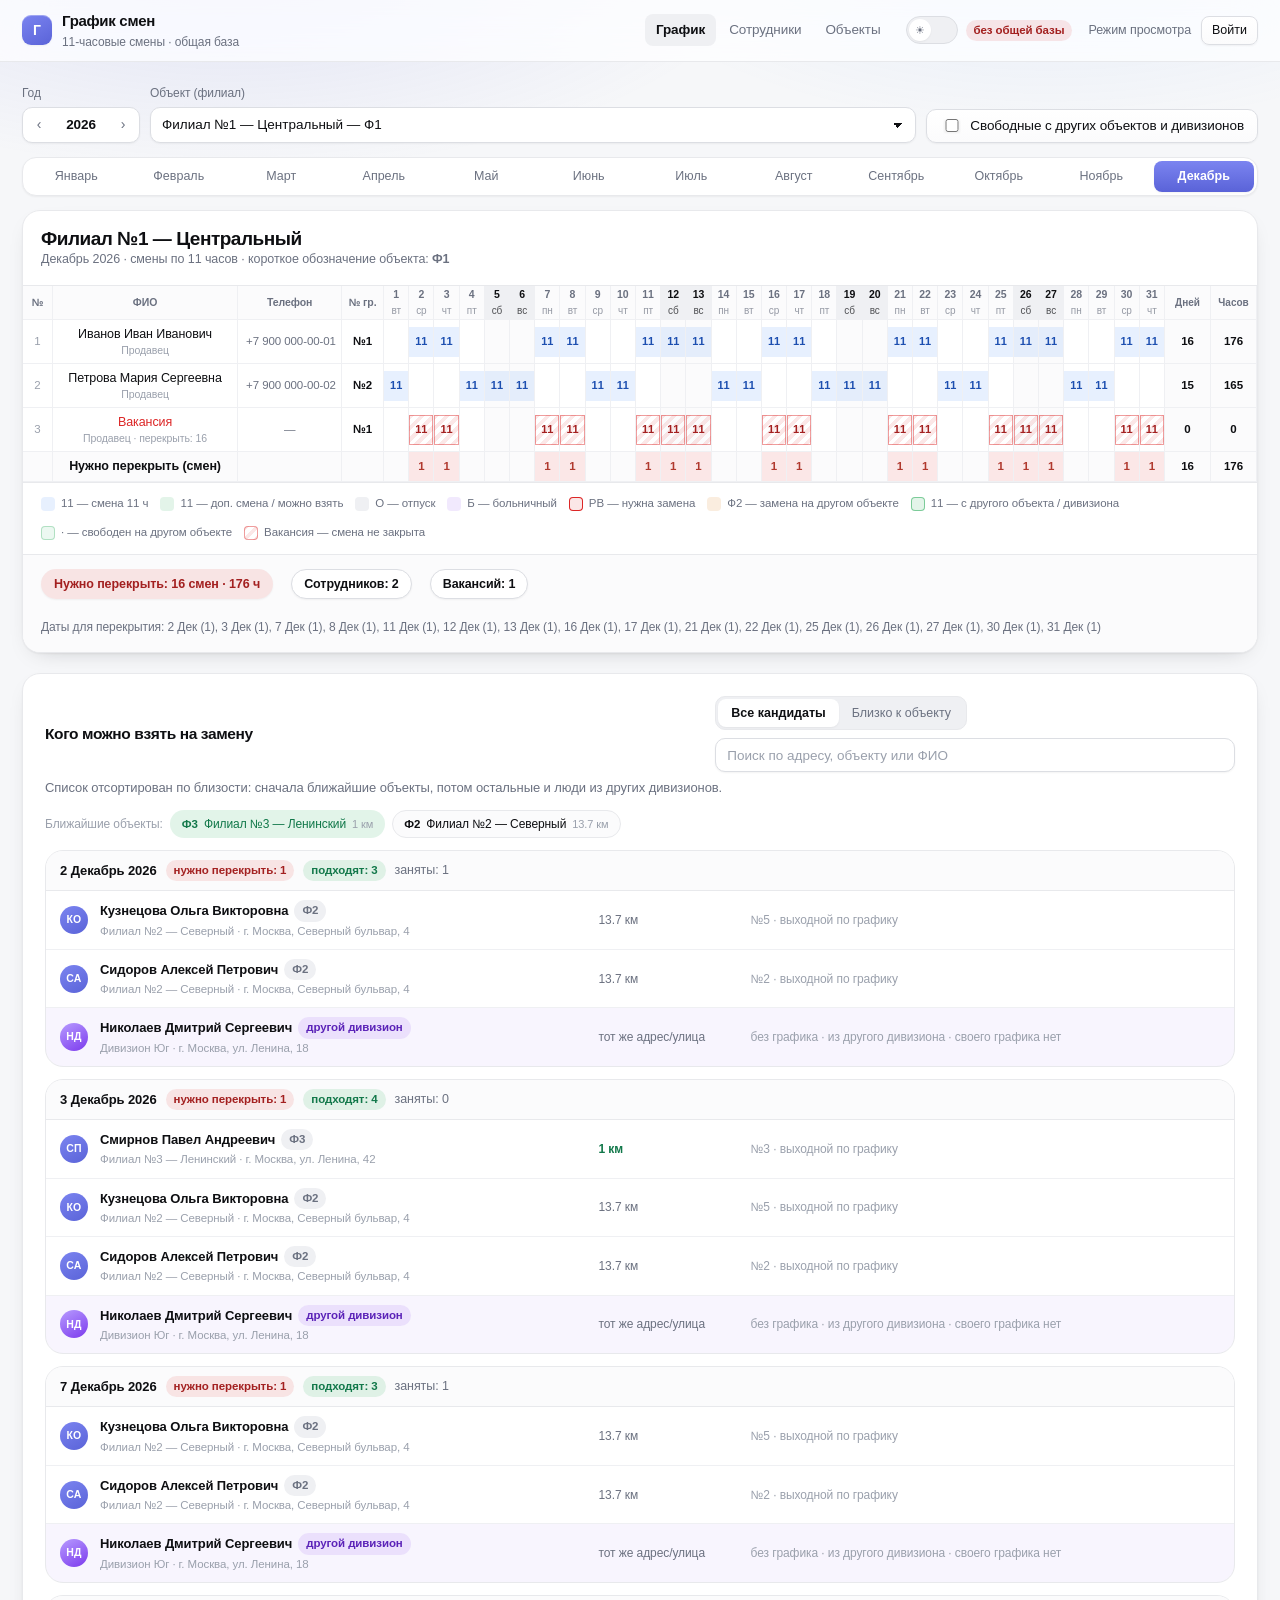
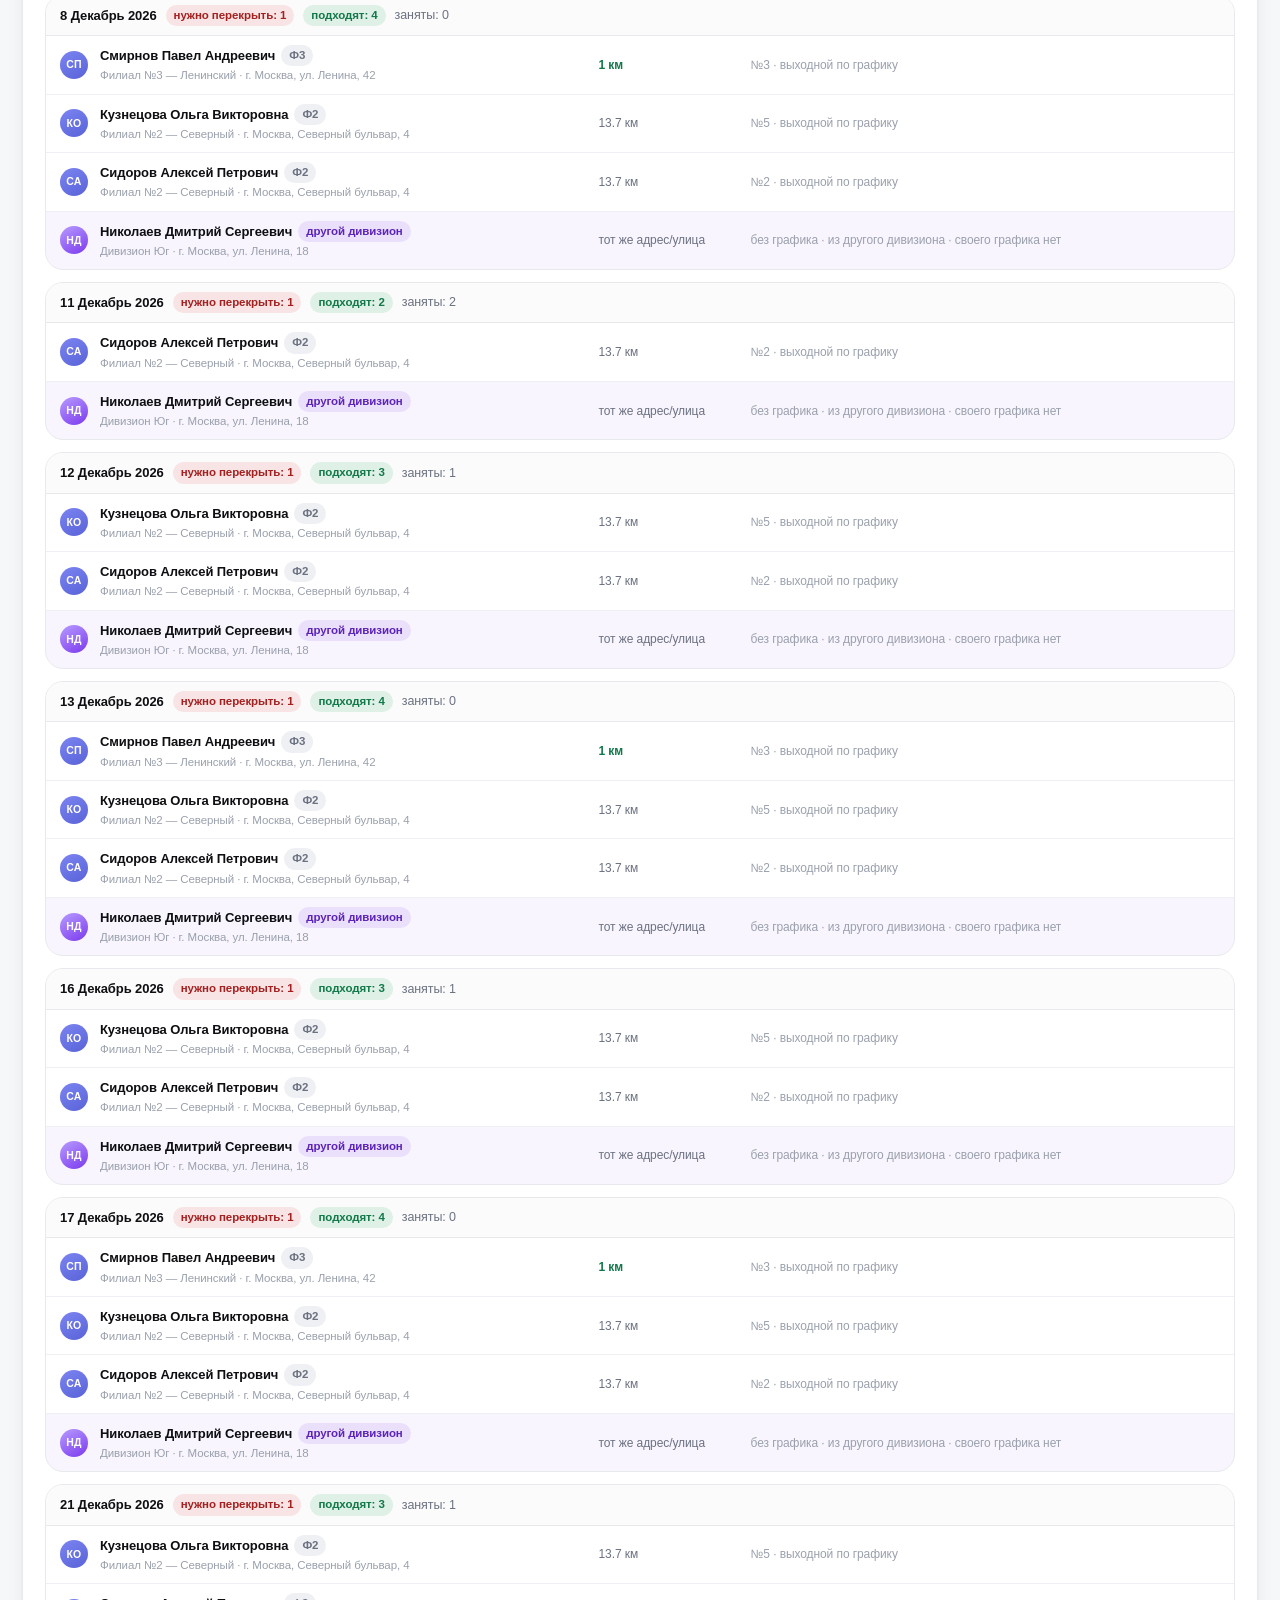
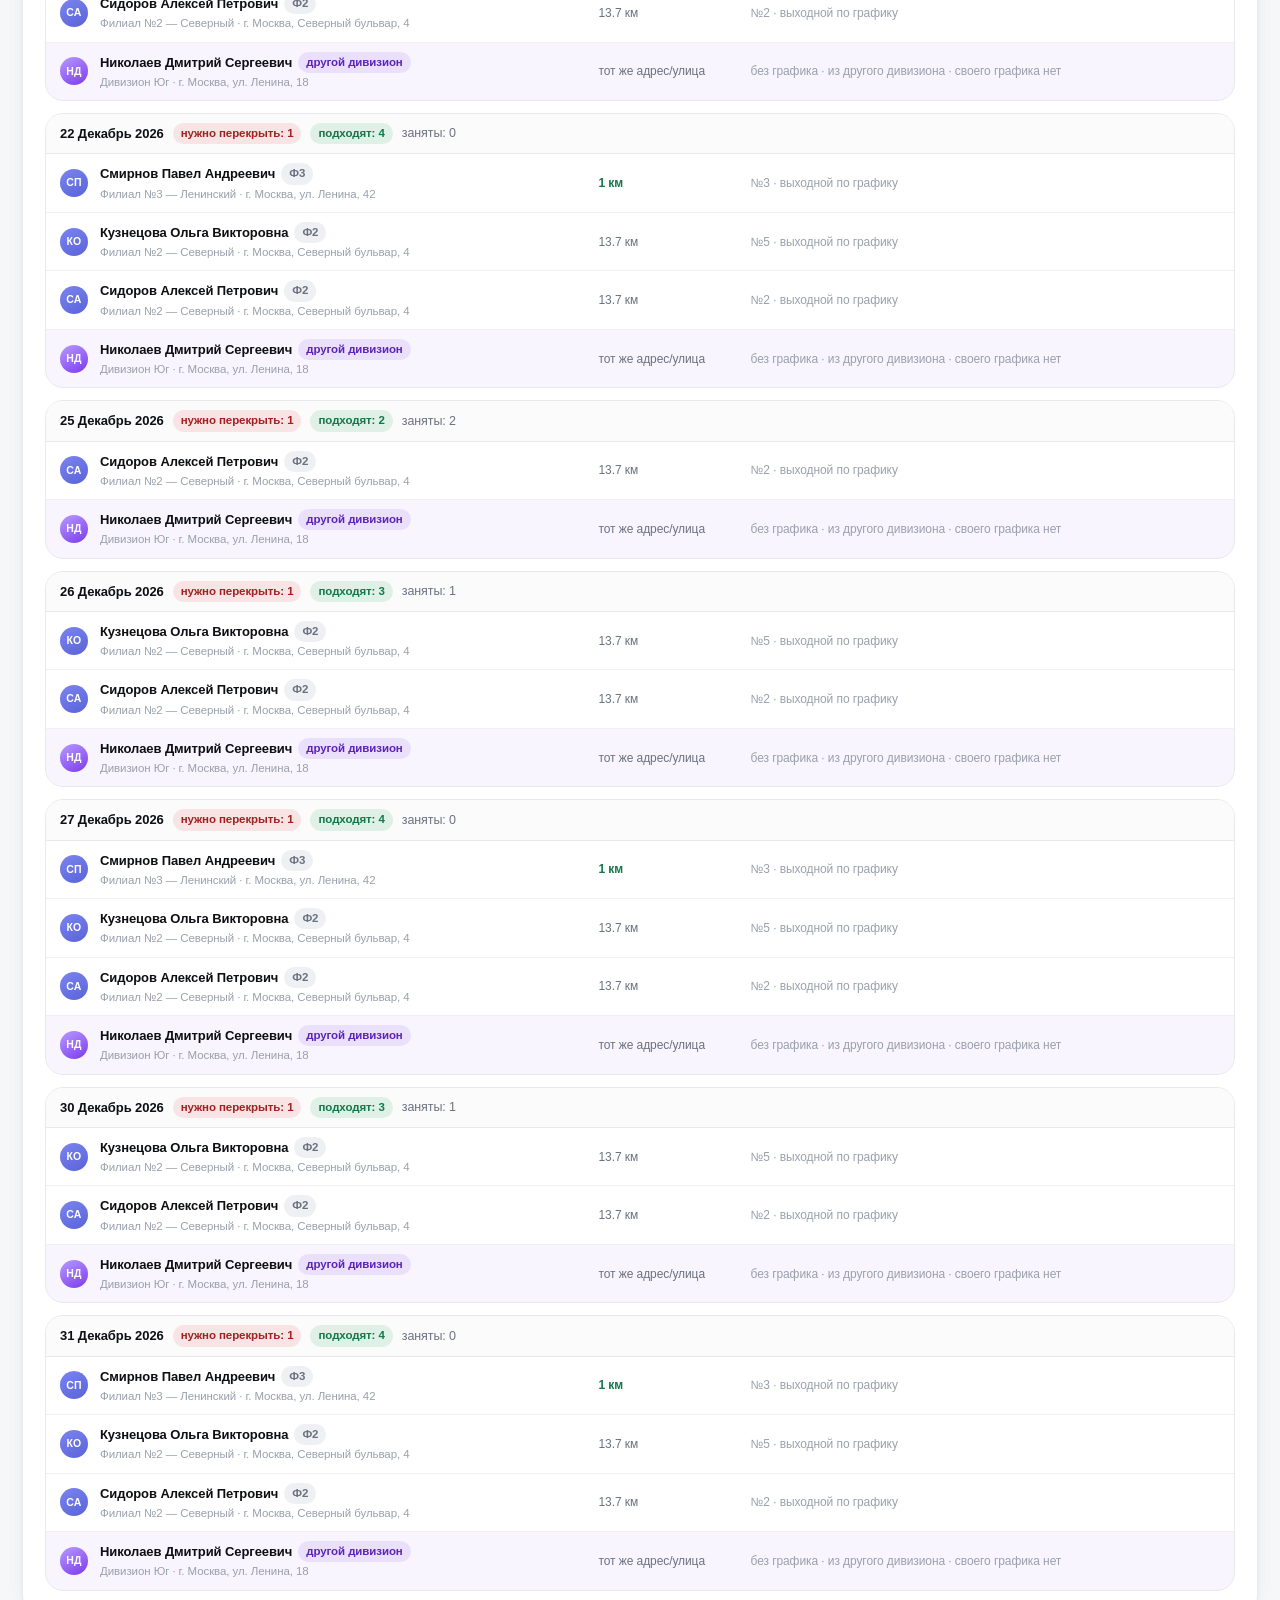
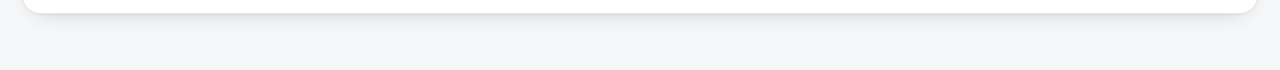
<file: index.html>
<!doctype html>
<html lang="ru">
<head>
<meta charset="utf-8">
<meta name="viewport" content="width=device-width,initial-scale=1">
<title>График смен</title>
<link rel="stylesheet" href="assets/styles.css">
<script>(function(){try{var t=localStorage.getItem("grafik_theme");if(t!=="light"&&t!=="dark"){t=(window.matchMedia&&window.matchMedia("(prefers-color-scheme: dark)").matches)?"dark":"light";}document.documentElement.setAttribute("data-theme",t);}catch(e){document.documentElement.setAttribute("data-theme","light");}})();</script>
</head>
<body>
<header class="top" id="hdr"></header>
<main class="wrap"><div id="view"><div class="loading">Загрузка графика…</div></div></main>
<div id="modal-root"></div>
<script src="assets/config.js"></script>
<script src="assets/app.js"></script>
<script src="assets/page-schedule.js"></script>
<script>
(function(){
  var v=document.getElementById('view');
  if(window.GRAFIK_READY)return;
  document.documentElement.setAttribute('data-broken','1');
  v.innerHTML='<div style="max-width:720px;margin:60px auto;padding:24px;border:1px solid #E6E5E3;border-radius:14px;'+
    'font:15px/1.6 -apple-system,Segoe UI,Roboto,sans-serif;color:#2C2C2B;background:#fff">'+
    '<h2 style="margin:0 0 10px">Файлы сайта не загрузились</h2>'+
    '<p>Страница открылась, но рядом с ней нет папки <b>assets</b> (в ней дизайн и код). '+
    'Поэтому график не может нарисоваться.</p>'+
    '<p><b>Что сделать:</b> загрузите на хостинг все файлы из архива целиком: '+
    'index.html и остальные .html — в корень, а папку assets — рядом с ними (со всеми 9 файлами внутри).</p>'+
    '<p style="color:#7D7A75;font-size:13px">Загружать сам zip-архив нельзя — хостинг не распакует его сам.</p></div>';
})();
</script>
</body>
</html>
</file>
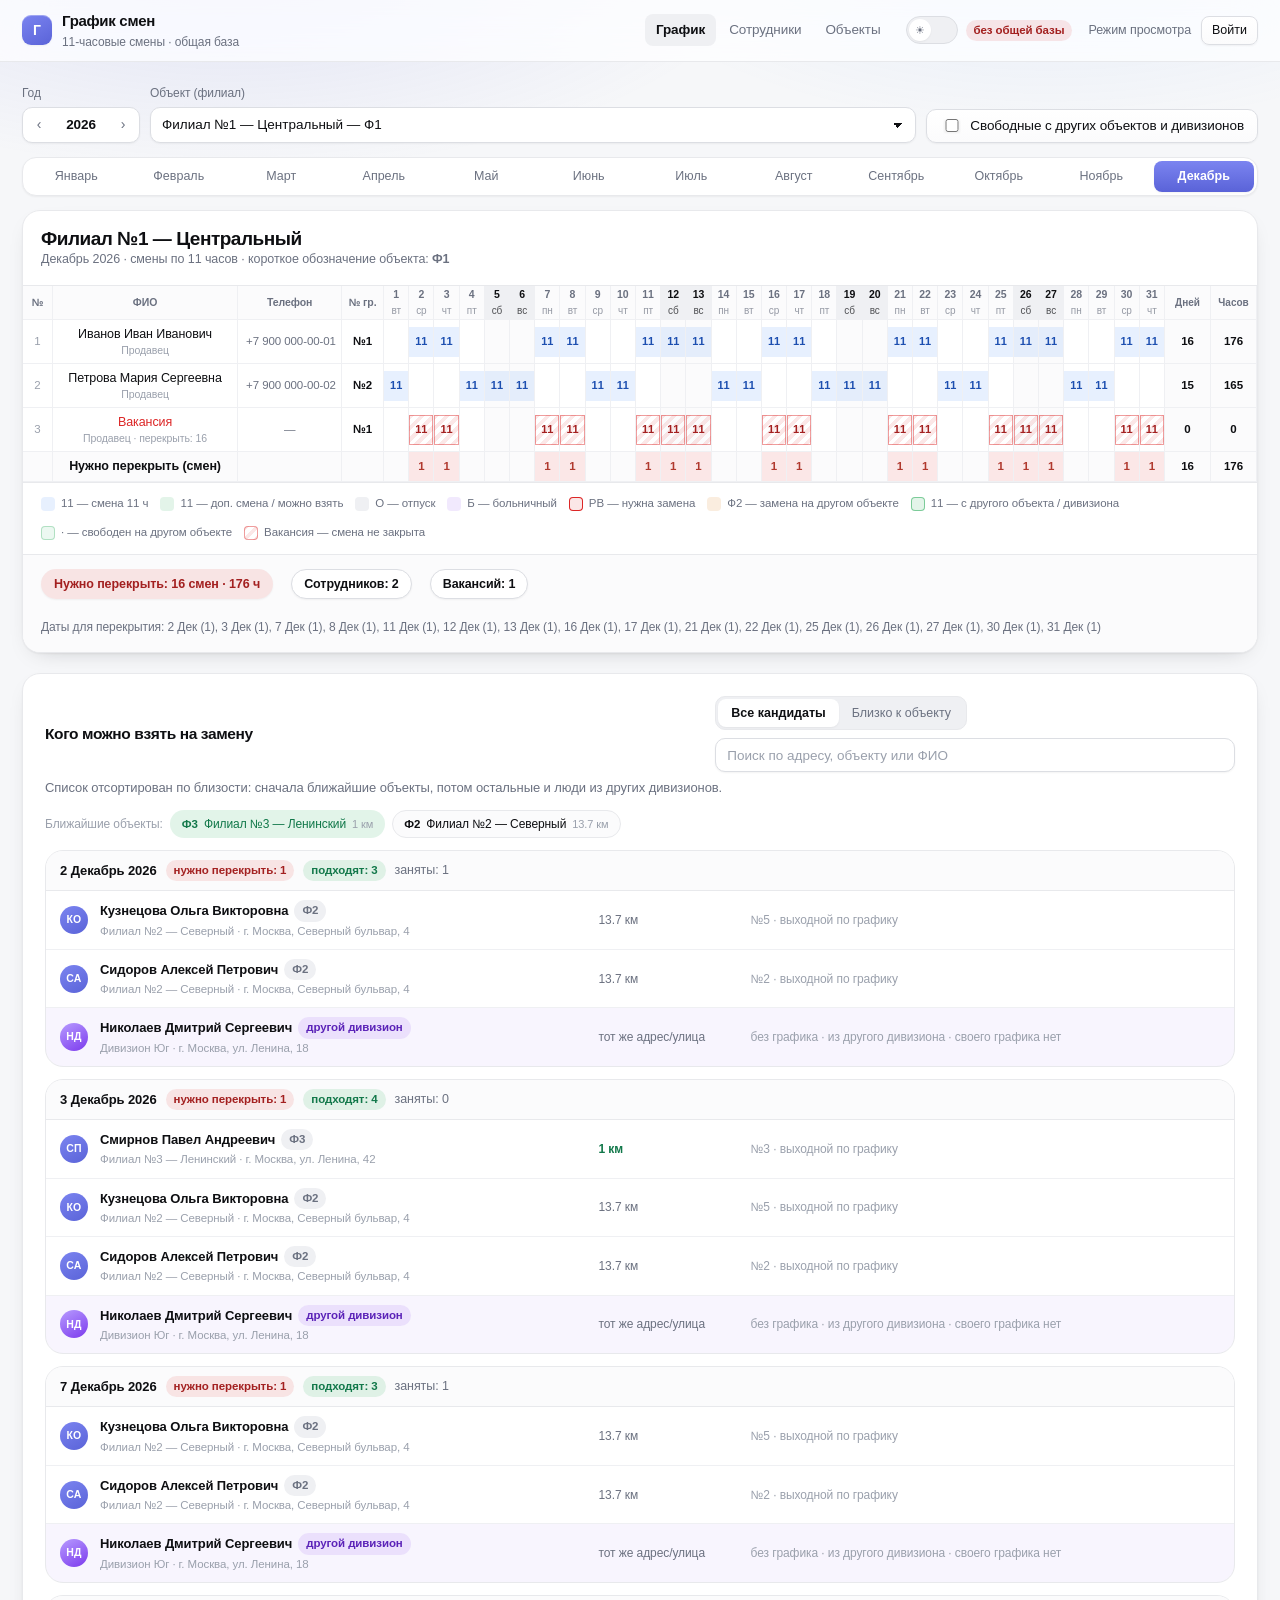
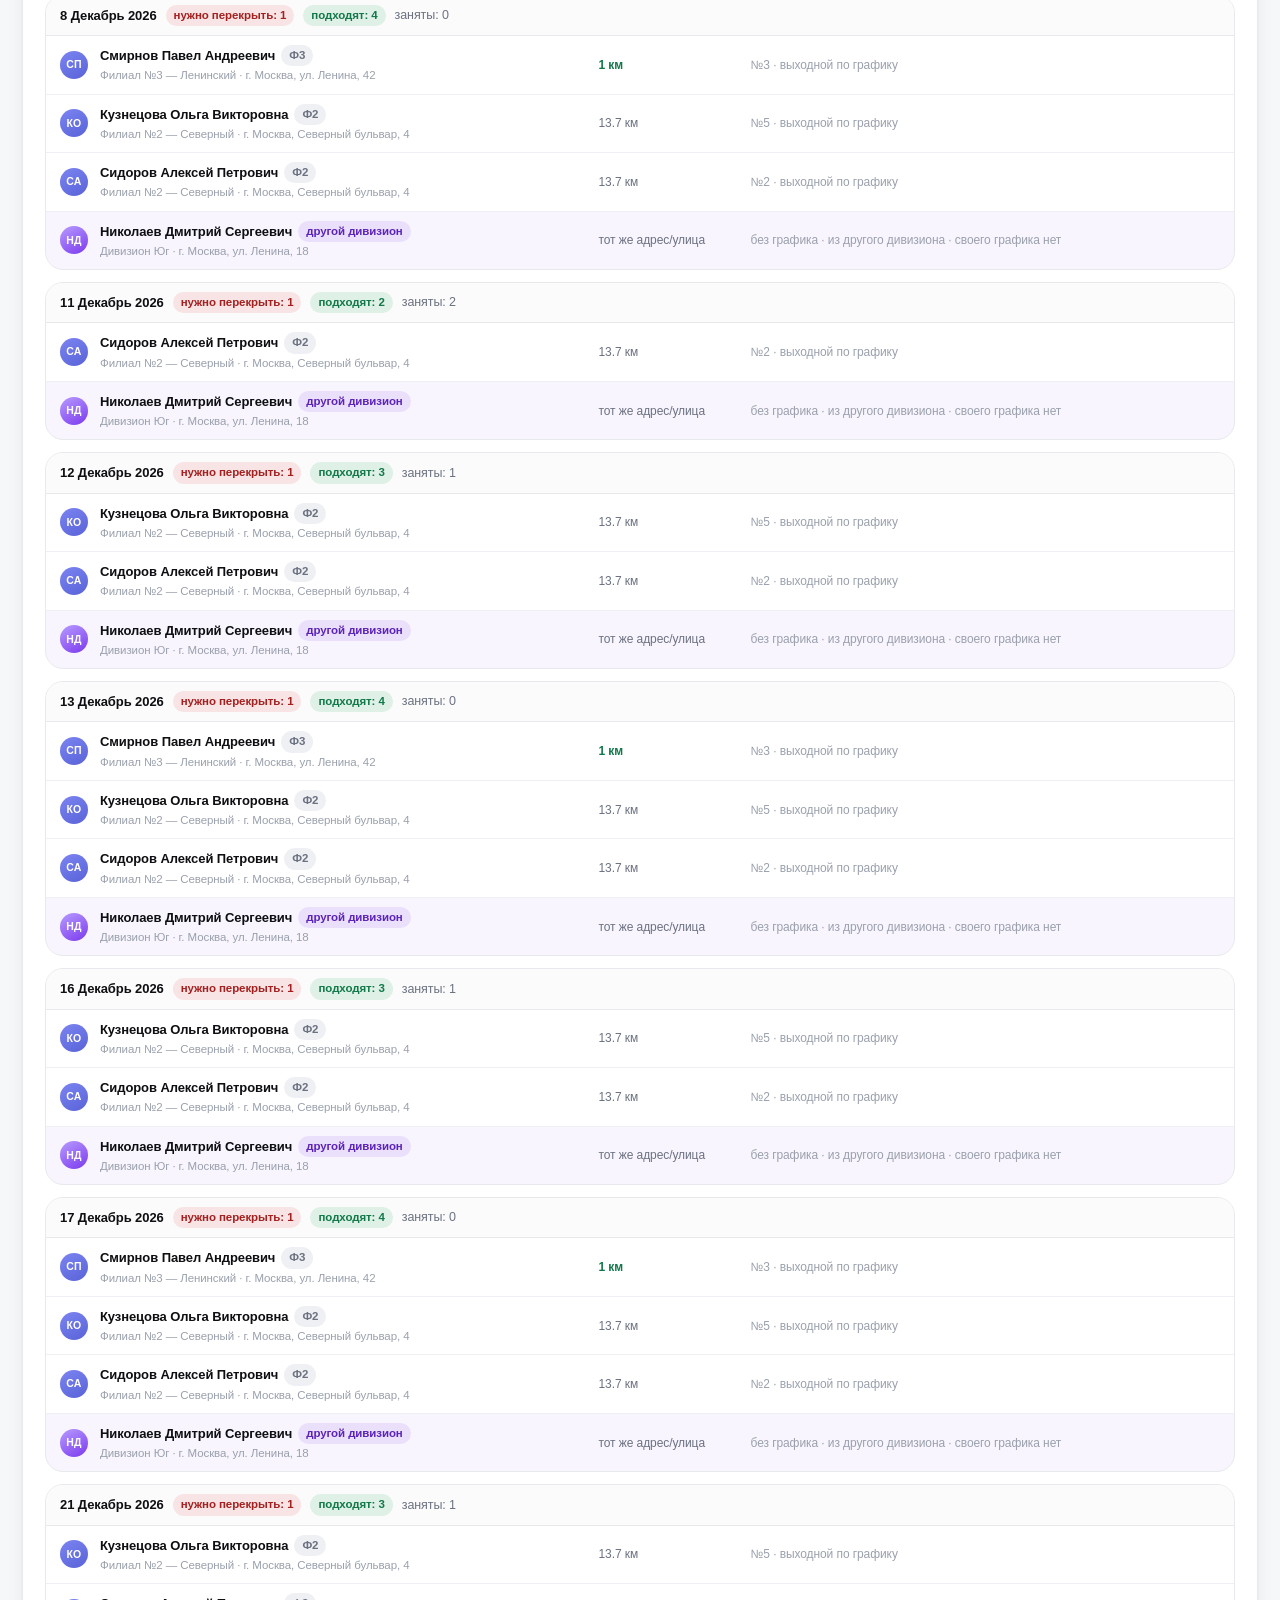
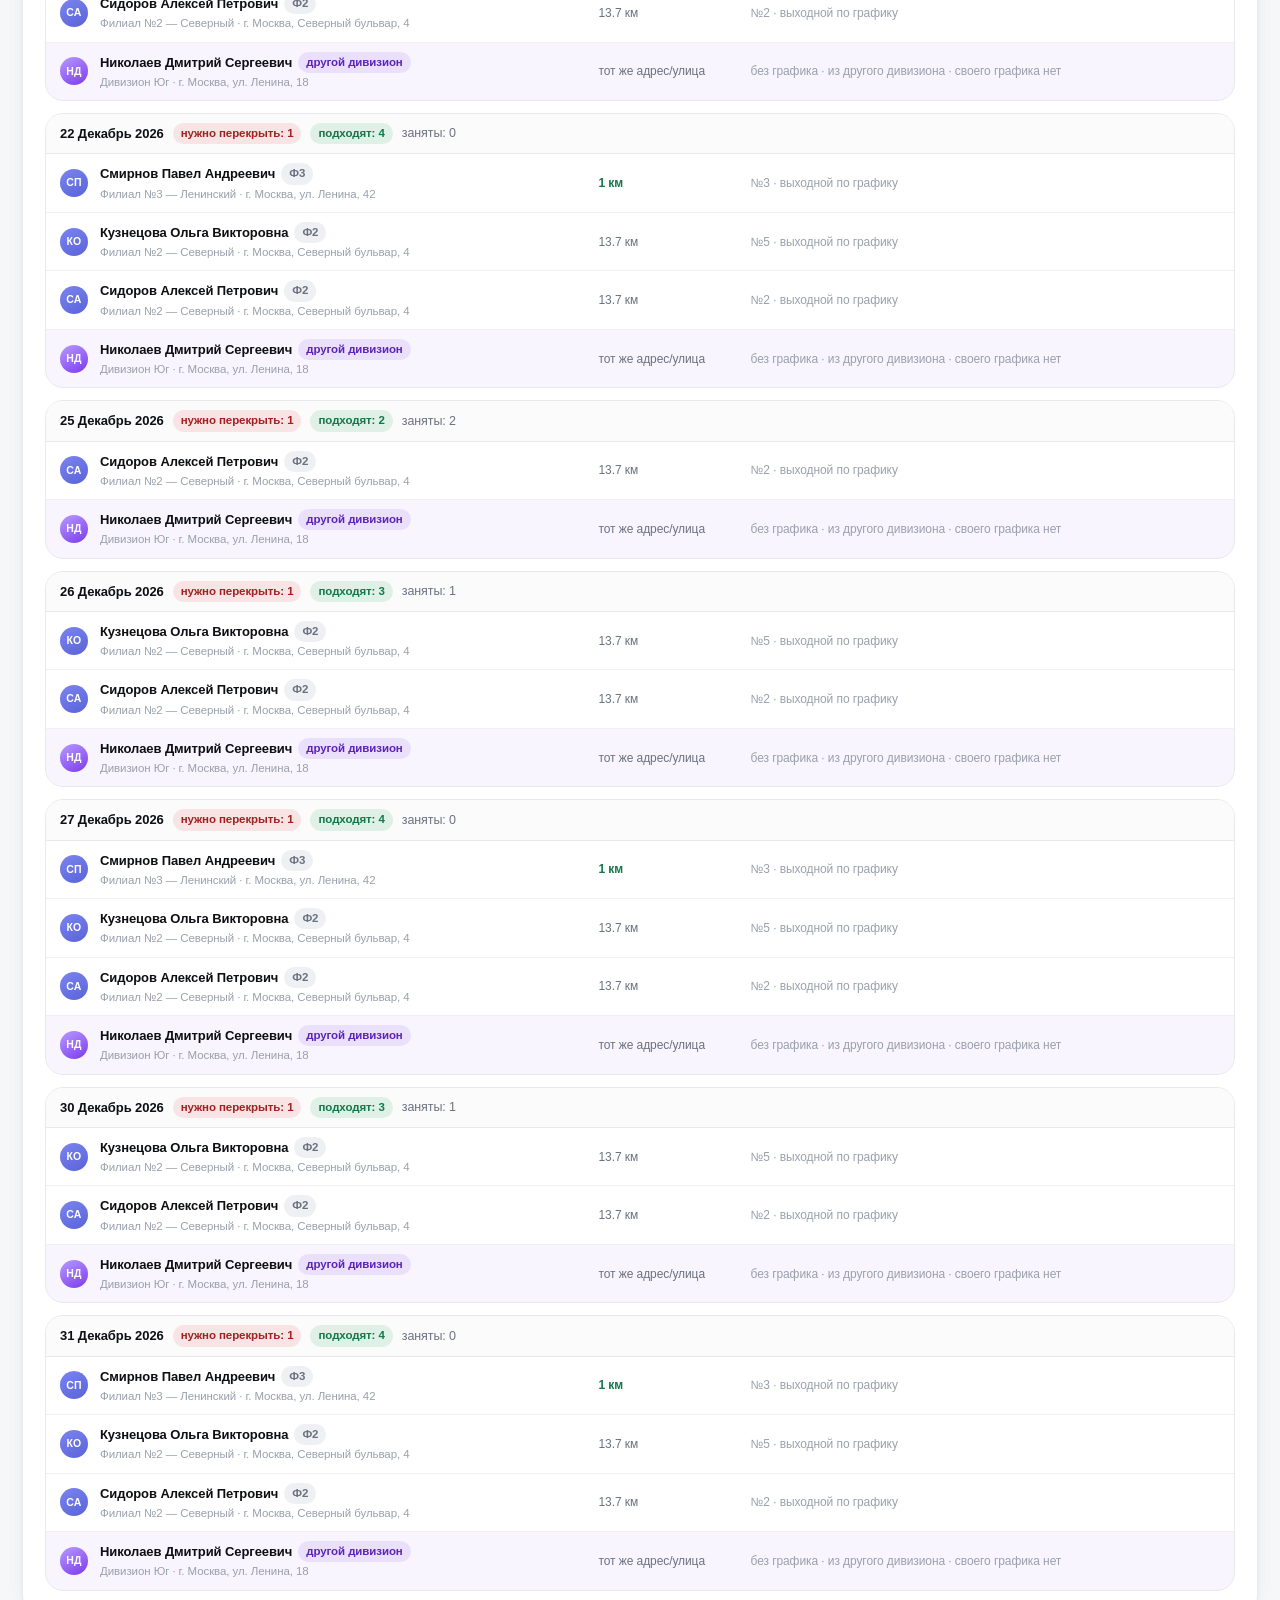
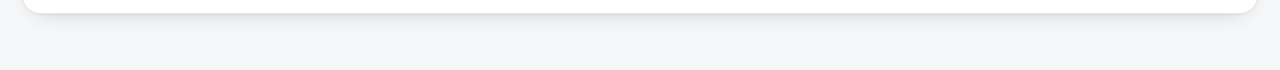
<file: admins.html>
<!doctype html>
<html lang="ru">
<head>
<meta charset="utf-8">
<meta name="viewport" content="width=device-width,initial-scale=1">
<title>Админы — График смен</title>
<link rel="stylesheet" href="assets/styles.css">
<script>(function(){try{var t=localStorage.getItem("grafik_theme");if(t!=="light"&&t!=="dark"){t=(window.matchMedia&&window.matchMedia("(prefers-color-scheme: dark)").matches)?"dark":"light";}document.documentElement.setAttribute("data-theme",t);}catch(e){document.documentElement.setAttribute("data-theme","light");}})();</script>
</head>
<body>
<header class="top" id="hdr"></header>
<main class="wrap"><div id="view"><div class="loading">Загрузка графика…</div></div></main>
<div id="modal-root"></div>
<script src="assets/config.js"></script>
<script src="assets/app.js"></script>
<script src="assets/page-admins.js"></script>
<script>
(function(){
  var v=document.getElementById('view');
  if(window.GRAFIK_READY)return;
  document.documentElement.setAttribute('data-broken','1');
  v.innerHTML='<div style="max-width:720px;margin:60px auto;padding:24px;border:1px solid #E6E5E3;border-radius:14px;'+
    'font:15px/1.6 -apple-system,Segoe UI,Roboto,sans-serif;color:#2C2C2B;background:#fff">'+
    '<h2 style="margin:0 0 10px">Файлы сайта не загрузились</h2>'+
    '<p>Страница открылась, но рядом с ней нет папки <b>assets</b> (в ней дизайн и код). '+
    'Поэтому график не может нарисоваться.</p>'+
    '<p><b>Что сделать:</b> загрузите на хостинг все файлы из архива целиком: '+
    'index.html и остальные .html — в корень, а папку assets — рядом с ними (со всеми 9 файлами внутри).</p>'+
    '<p style="color:#7D7A75;font-size:13px">Загружать сам zip-архив нельзя — хостинг не распакует его сам.</p></div>';
})();
</script>
</body>
</html>
</file>
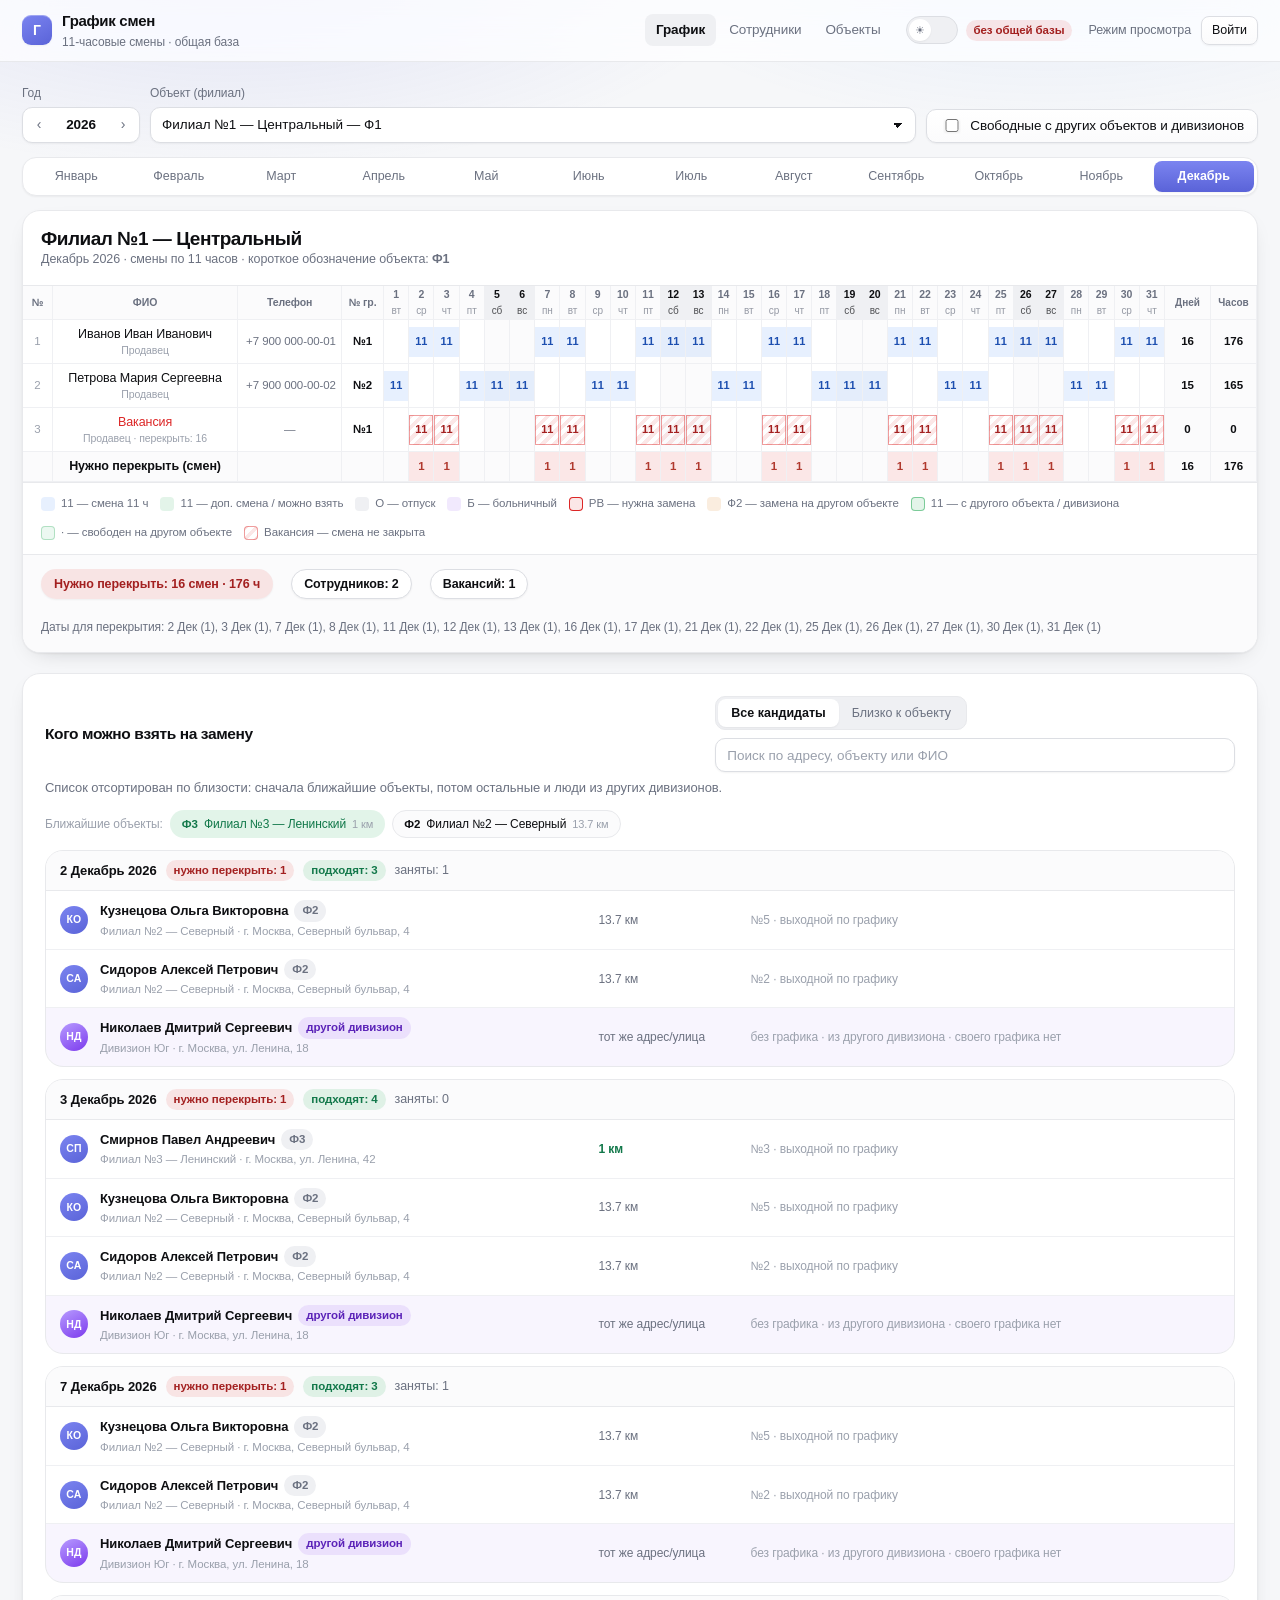
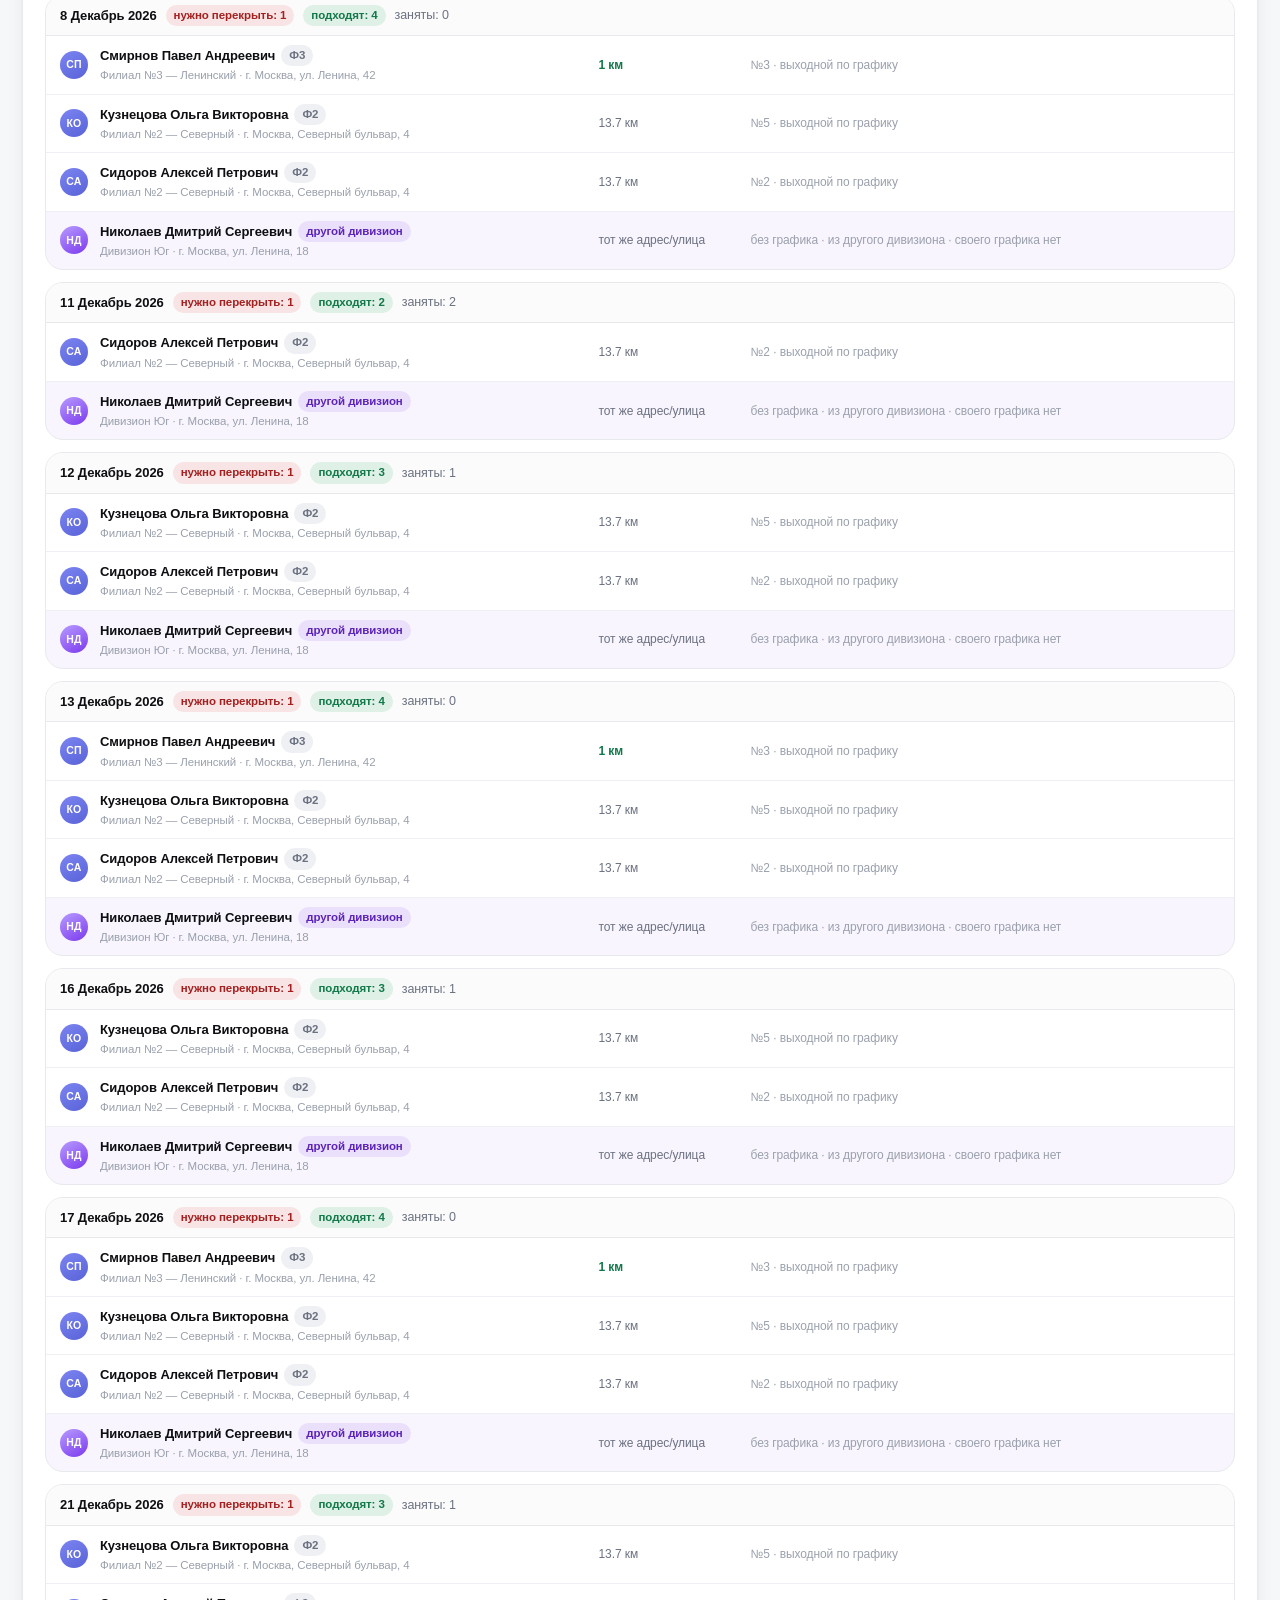
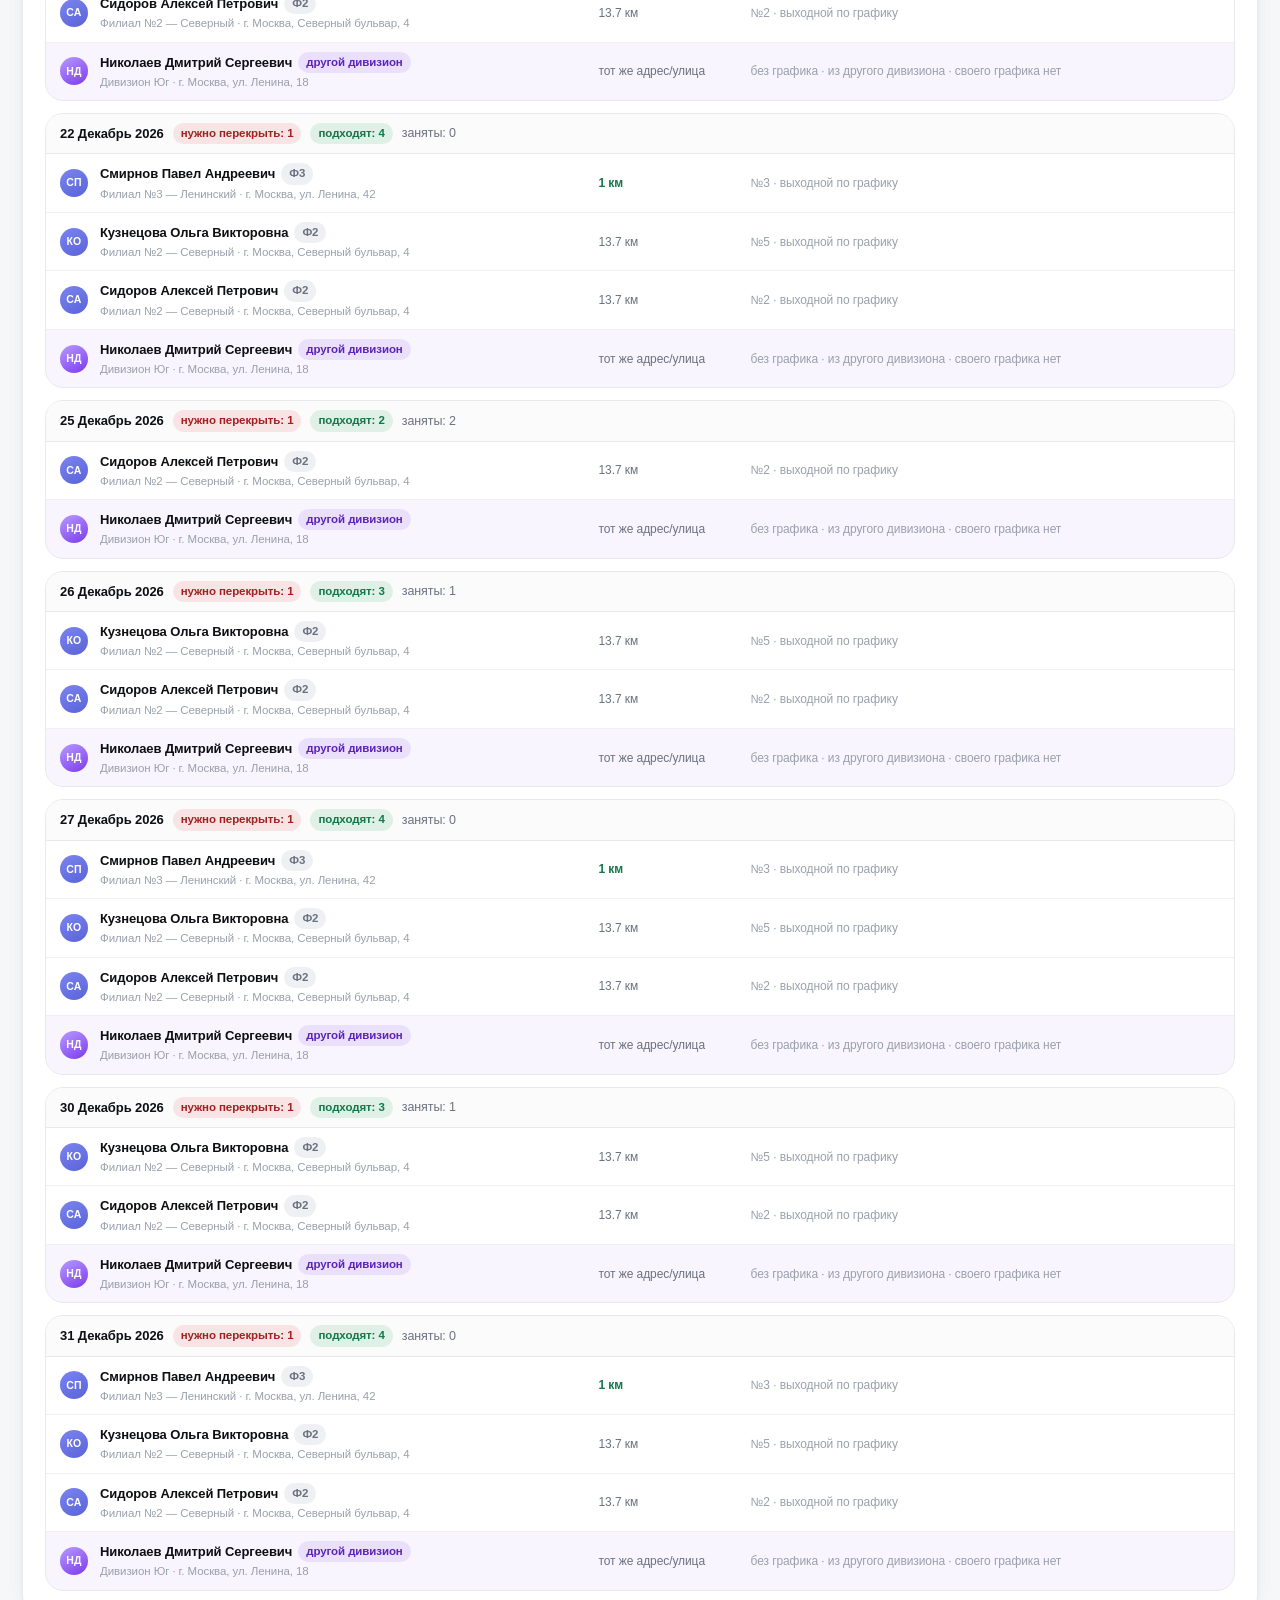
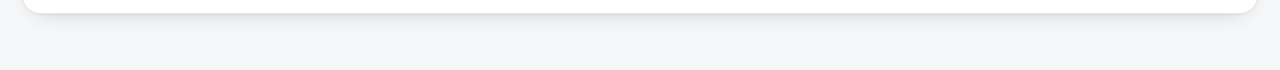
<file: data.html>
<!doctype html>
<html lang="ru">
<head>
<meta charset="utf-8">
<meta name="viewport" content="width=device-width,initial-scale=1">
<title>Данные — График смен</title>
<link rel="stylesheet" href="assets/styles.css">
<script>(function(){try{var t=localStorage.getItem("grafik_theme");if(t!=="light"&&t!=="dark"){t=(window.matchMedia&&window.matchMedia("(prefers-color-scheme: dark)").matches)?"dark":"light";}document.documentElement.setAttribute("data-theme",t);}catch(e){document.documentElement.setAttribute("data-theme","light");}})();</script>
</head>
<body>
<header class="top" id="hdr"></header>
<main class="wrap"><div id="view"><div class="loading">Загрузка графика…</div></div></main>
<div id="modal-root"></div>
<script src="assets/config.js"></script>
<script src="assets/app.js"></script>
<script src="assets/page-data.js"></script>
<script>
(function(){
  var v=document.getElementById('view');
  if(window.GRAFIK_READY)return;
  document.documentElement.setAttribute('data-broken','1');
  v.innerHTML='<div style="max-width:720px;margin:60px auto;padding:24px;border:1px solid #E6E5E3;border-radius:14px;'+
    'font:15px/1.6 -apple-system,Segoe UI,Roboto,sans-serif;color:#2C2C2B;background:#fff">'+
    '<h2 style="margin:0 0 10px">Файлы сайта не загрузились</h2>'+
    '<p>Страница открылась, но рядом с ней нет папки <b>assets</b> (в ней дизайн и код). '+
    'Поэтому график не может нарисоваться.</p>'+
    '<p><b>Что сделать:</b> загрузите на хостинг все файлы из архива целиком: '+
    'index.html и остальные .html — в корень, а папку assets — рядом с ними (со всеми 9 файлами внутри).</p>'+
    '<p style="color:#7D7A75;font-size:13px">Загружать сам zip-архив нельзя — хостинг не распакует его сам.</p></div>';
})();
</script>
</body>
</html>
</file>
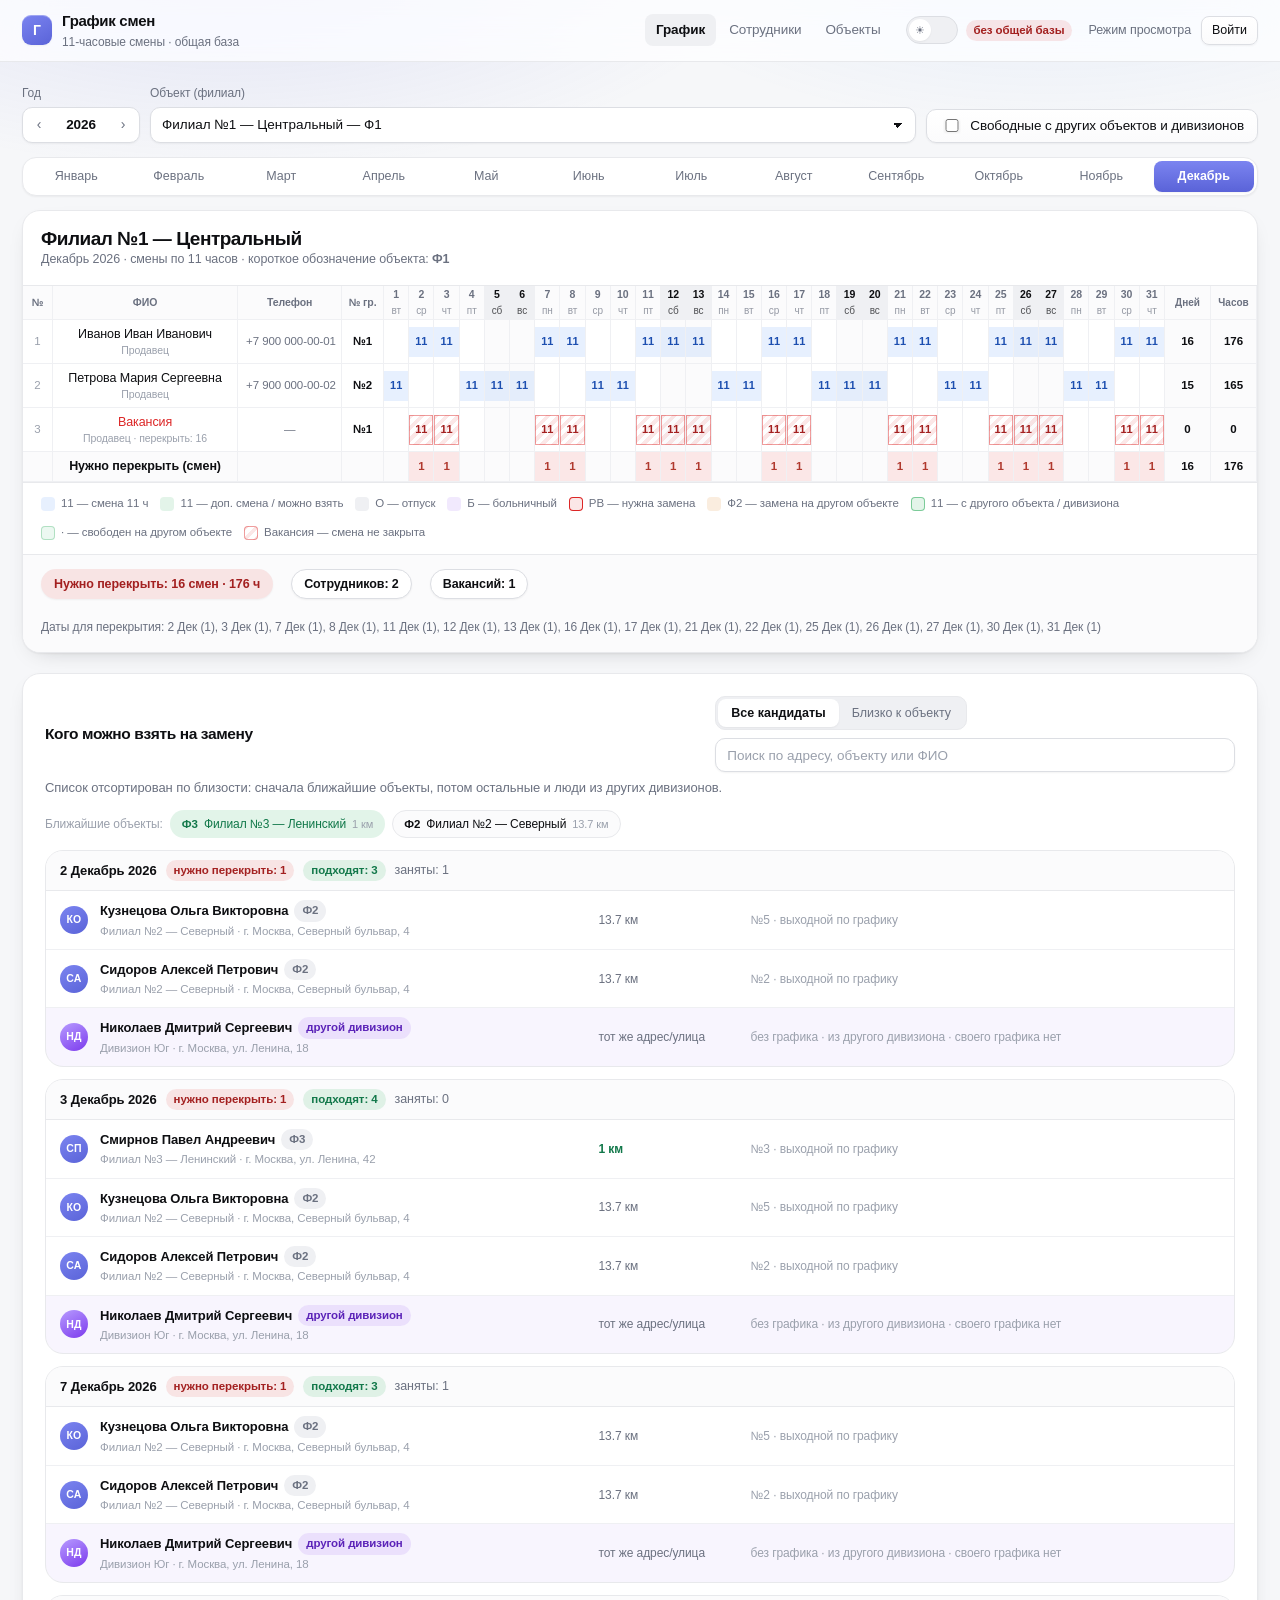
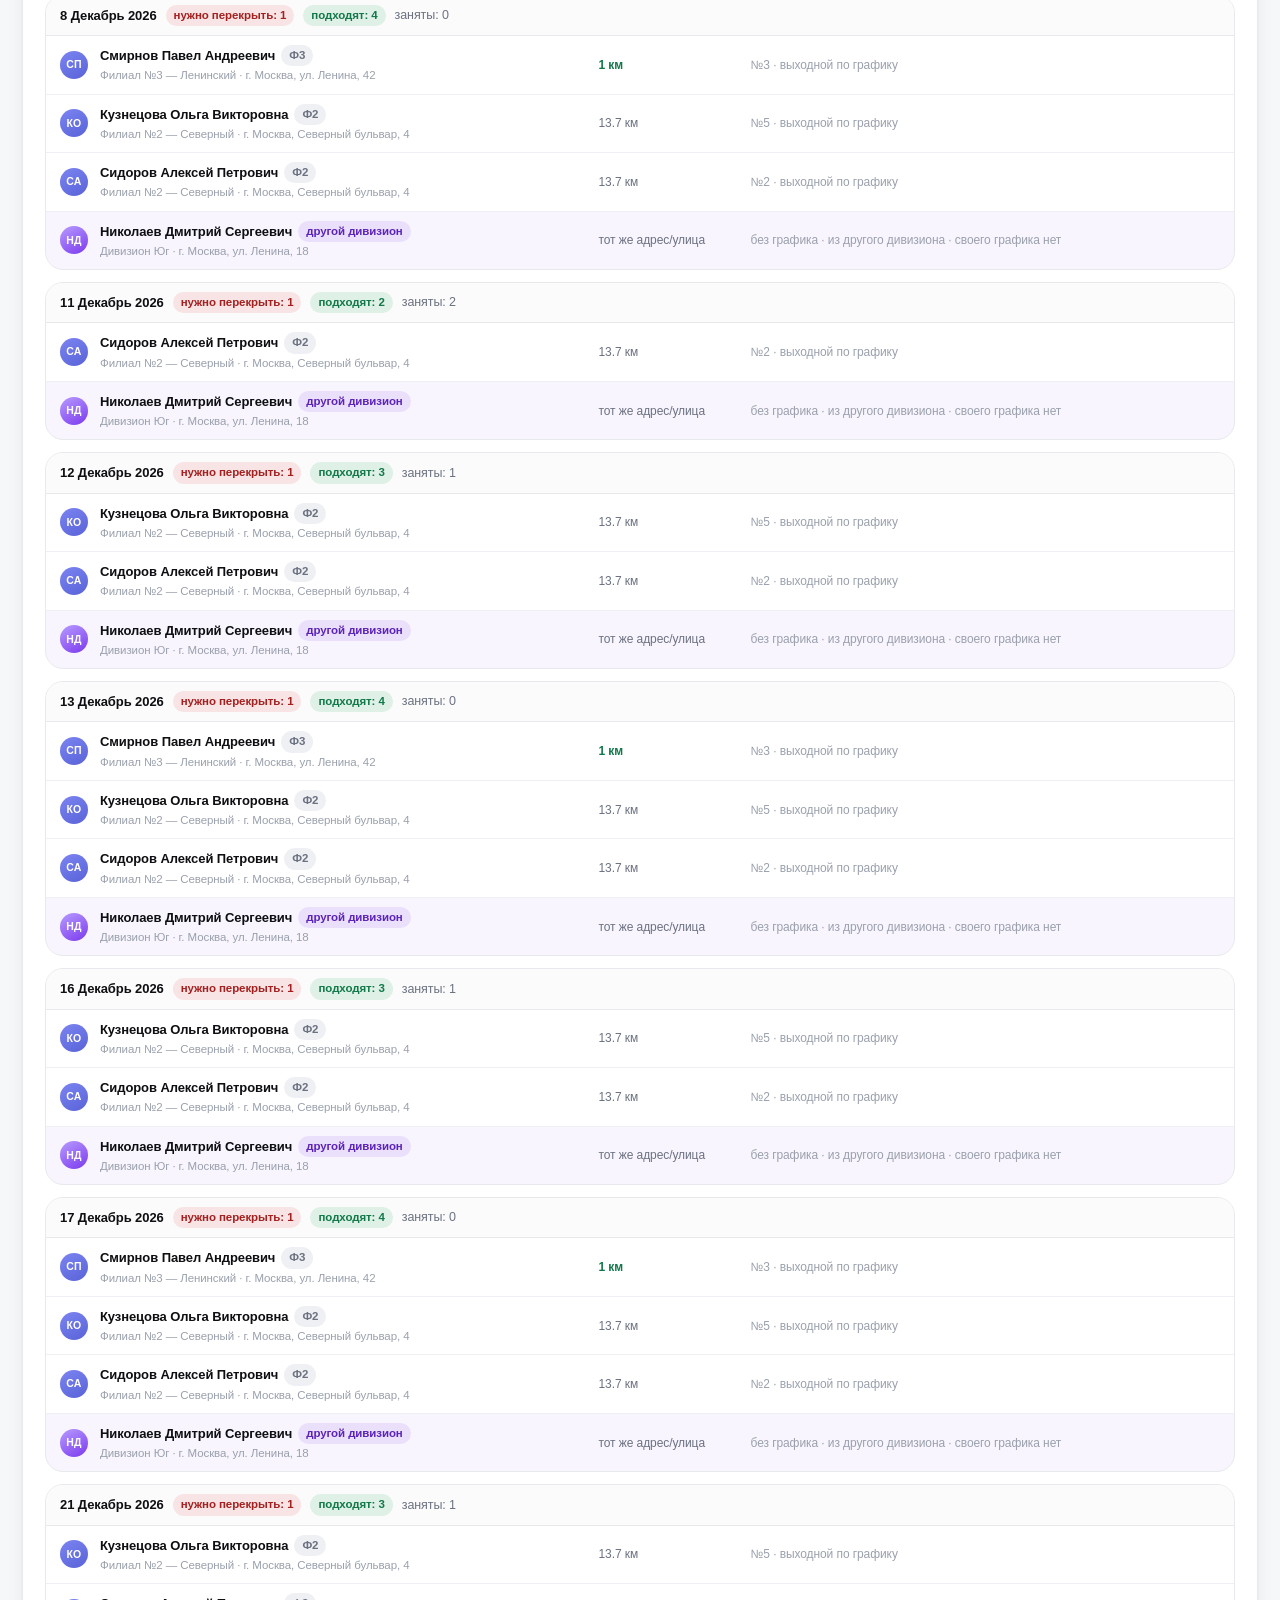
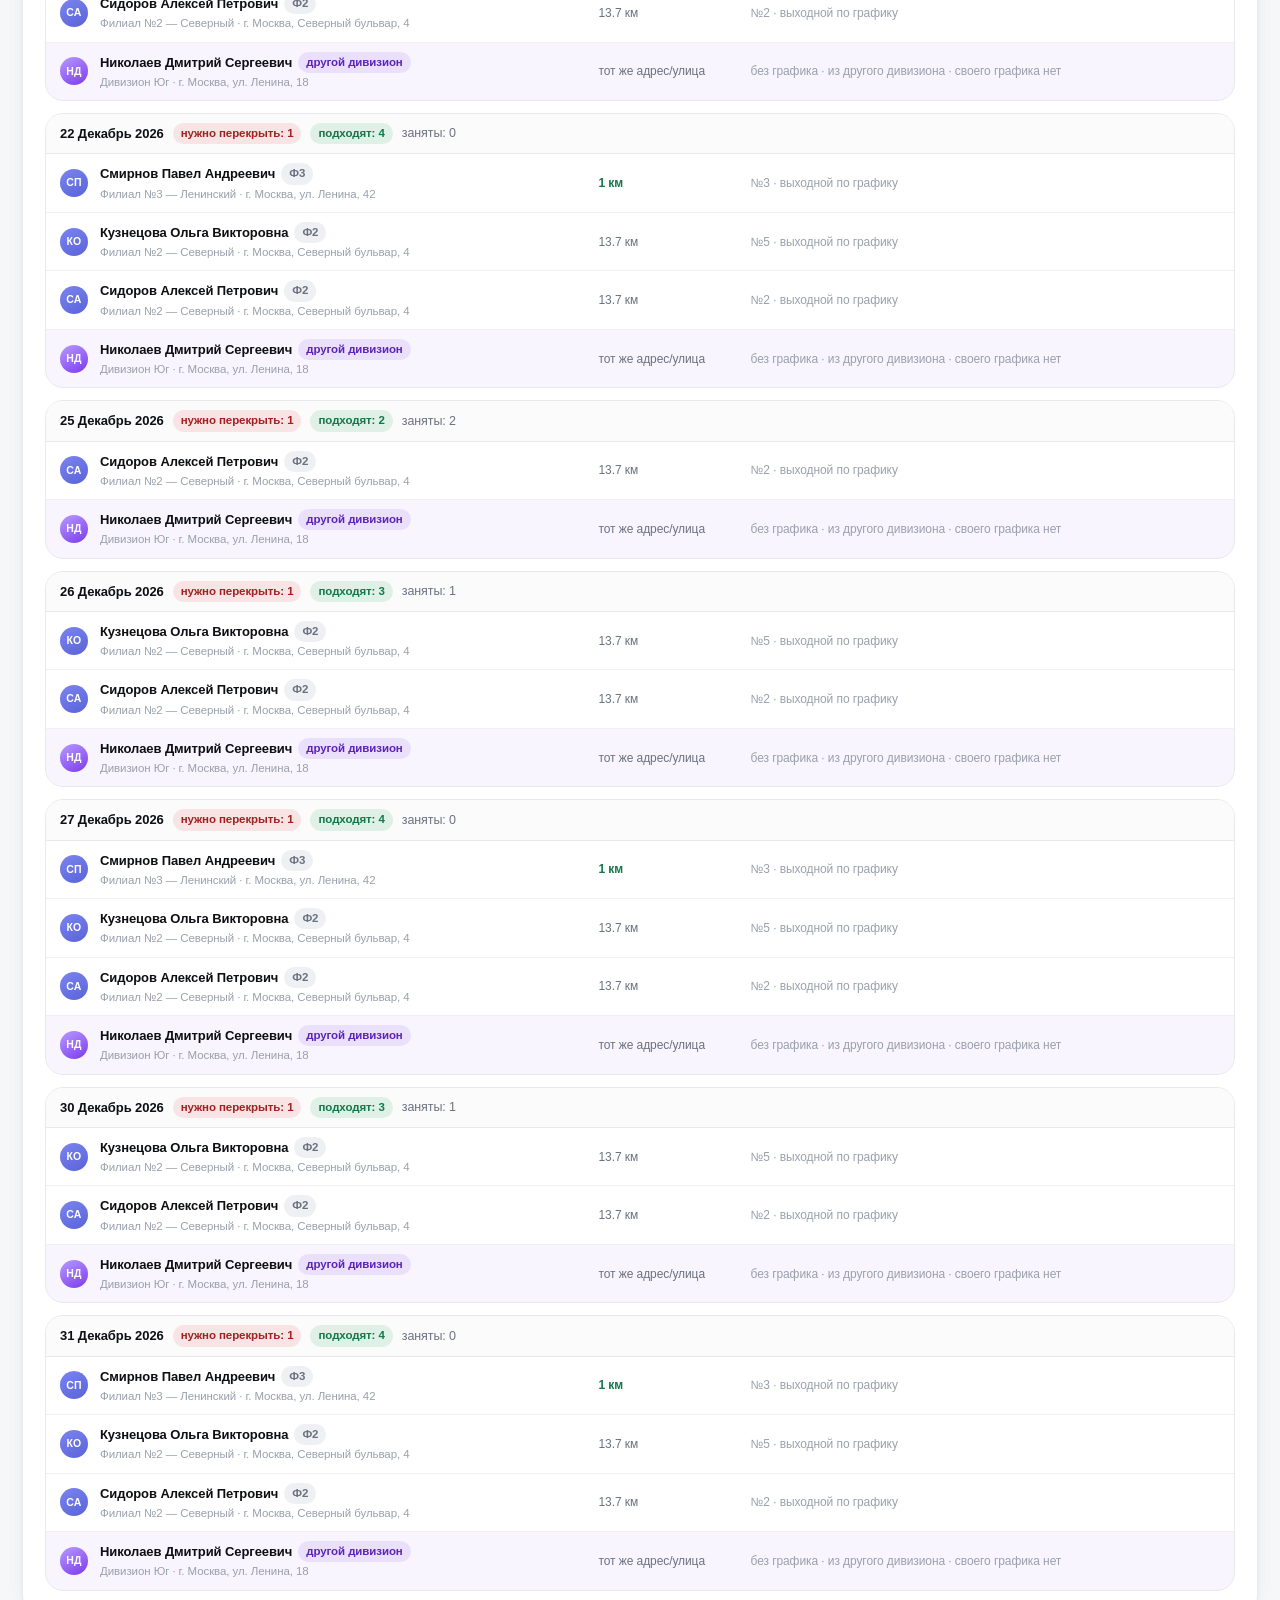
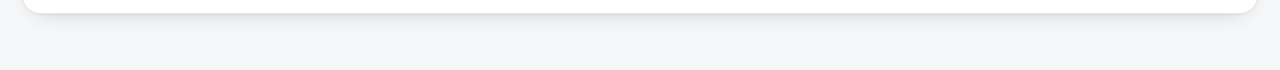
<file: database.html>
<!doctype html>
<html lang="ru">
<head>
<meta charset="utf-8">
<meta name="viewport" content="width=device-width,initial-scale=1">
<title>Общая база — График смен</title>
<link rel="stylesheet" href="assets/styles.css">
<script>(function(){try{var t=localStorage.getItem("grafik_theme");if(t!=="light"&&t!=="dark"){t=(window.matchMedia&&window.matchMedia("(prefers-color-scheme: dark)").matches)?"dark":"light";}document.documentElement.setAttribute("data-theme",t);}catch(e){document.documentElement.setAttribute("data-theme","light");}})();</script>
</head>
<body>
<header class="top" id="hdr"></header>
<main class="wrap"><div id="view"><div class="loading">Загрузка графика…</div></div></main>
<div id="modal-root"></div>
<script src="assets/config.js"></script>
<script src="assets/app.js"></script>
<script src="assets/page-database.js"></script>
<script>
(function(){
  var v=document.getElementById('view');
  if(window.GRAFIK_READY)return;
  document.documentElement.setAttribute('data-broken','1');
  v.innerHTML='<div style="max-width:720px;margin:60px auto;padding:24px;border:1px solid #E6E5E3;border-radius:14px;'+
    'font:15px/1.6 -apple-system,Segoe UI,Roboto,sans-serif;color:#2C2C2B;background:#fff">'+
    '<h2 style="margin:0 0 10px">Файлы сайта не загрузились</h2>'+
    '<p>Страница открылась, но рядом с ней нет папки <b>assets</b> (в ней дизайн и код). '+
    'Поэтому график не может нарисоваться.</p>'+
    '<p><b>Что сделать:</b> загрузите на хостинг все файлы из архива целиком: '+
    'index.html и остальные .html — в корень, а папку assets — рядом с ними (со всеми 9 файлами внутри).</p>'+
    '<p style="color:#7D7A75;font-size:13px">Загружать сам zip-архив нельзя — хостинг не распакует его сам.</p></div>';
})();
</script>
</body>
</html>
</file>
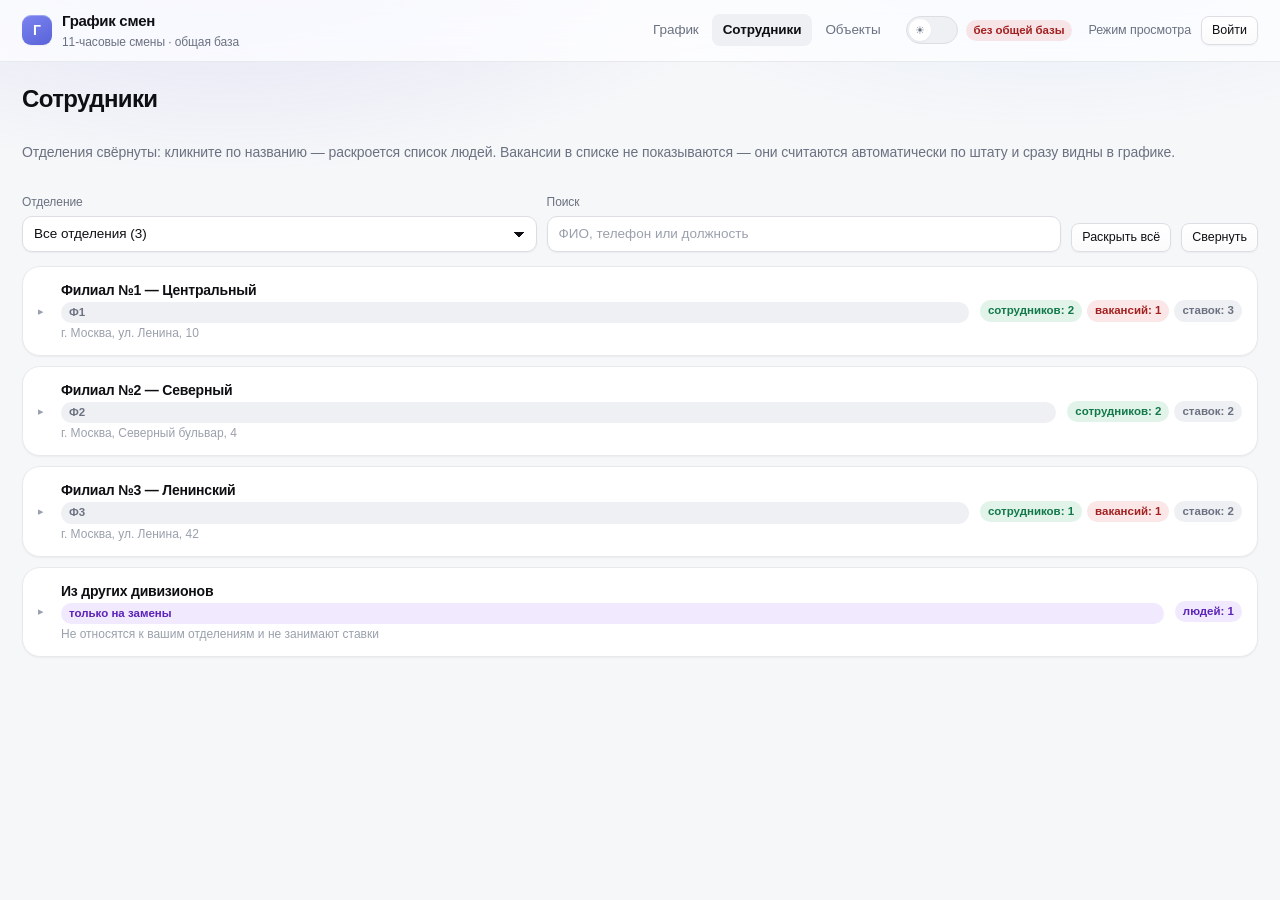
<file: employees.html>
<!doctype html>
<html lang="ru">
<head>
<meta charset="utf-8">
<meta name="viewport" content="width=device-width,initial-scale=1">
<title>Сотрудники — График смен</title>
<link rel="stylesheet" href="assets/styles.css">
<script>(function(){try{var t=localStorage.getItem("grafik_theme");if(t!=="light"&&t!=="dark"){t=(window.matchMedia&&window.matchMedia("(prefers-color-scheme: dark)").matches)?"dark":"light";}document.documentElement.setAttribute("data-theme",t);}catch(e){document.documentElement.setAttribute("data-theme","light");}})();</script>
</head>
<body>
<header class="top" id="hdr"></header>
<main class="wrap"><div id="view"><div class="loading">Загрузка графика…</div></div></main>
<div id="modal-root"></div>
<script src="assets/config.js"></script>
<script src="assets/app.js"></script>
<script src="assets/page-employees.js"></script>
<script>
(function(){
  var v=document.getElementById('view');
  if(window.GRAFIK_READY)return;
  document.documentElement.setAttribute('data-broken','1');
  v.innerHTML='<div style="max-width:720px;margin:60px auto;padding:24px;border:1px solid #E6E5E3;border-radius:14px;'+
    'font:15px/1.6 -apple-system,Segoe UI,Roboto,sans-serif;color:#2C2C2B;background:#fff">'+
    '<h2 style="margin:0 0 10px">Файлы сайта не загрузились</h2>'+
    '<p>Страница открылась, но рядом с ней нет папки <b>assets</b> (в ней дизайн и код). '+
    'Поэтому график не может нарисоваться.</p>'+
    '<p><b>Что сделать:</b> загрузите на хостинг все файлы из архива целиком: '+
    'index.html и остальные .html — в корень, а папку assets — рядом с ними (со всеми 9 файлами внутри).</p>'+
    '<p style="color:#7D7A75;font-size:13px">Загружать сам zip-архив нельзя — хостинг не распакует его сам.</p></div>';
})();
</script>
</body>
</html>
</file>
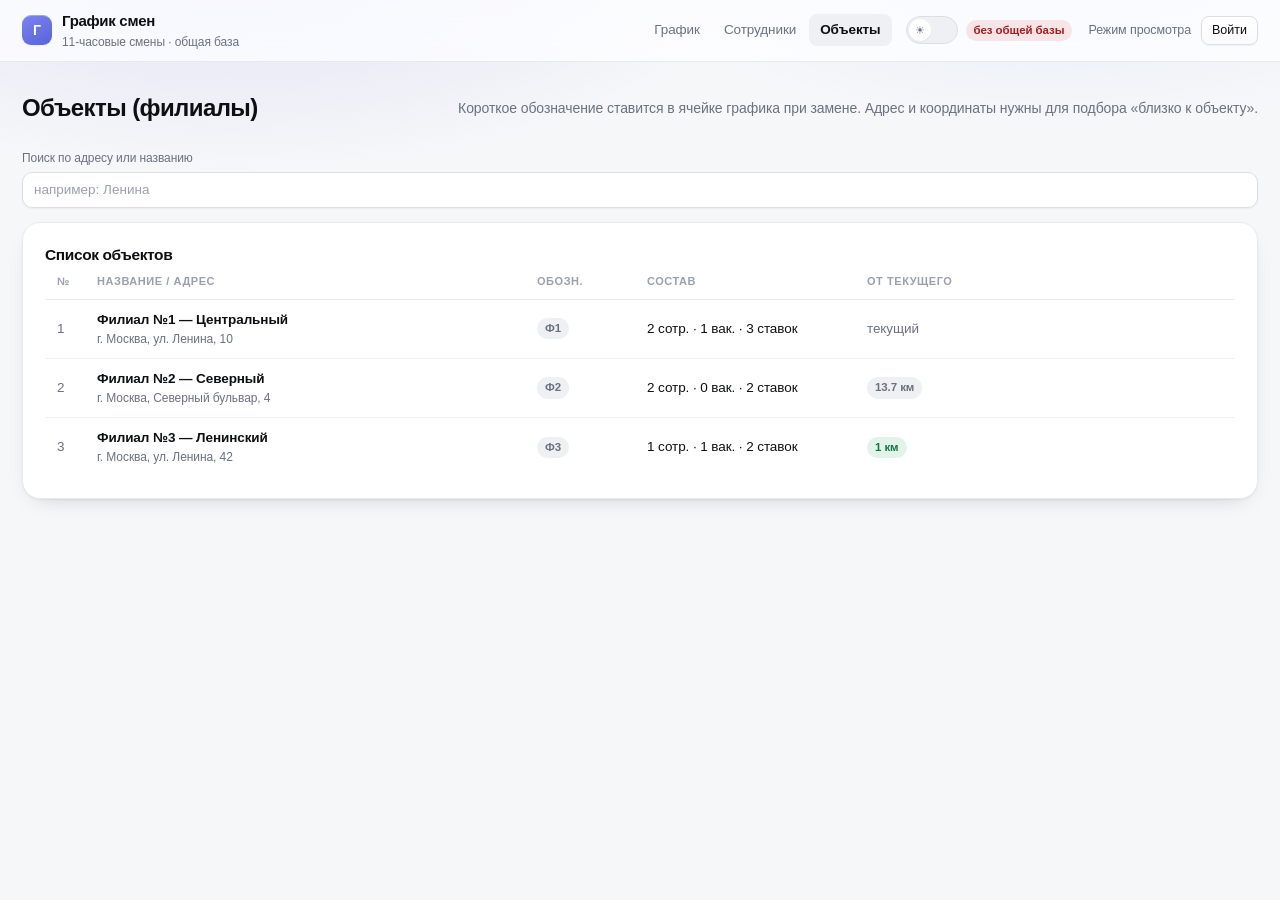
<file: objects.html>
<!doctype html>
<html lang="ru">
<head>
<meta charset="utf-8">
<meta name="viewport" content="width=device-width,initial-scale=1">
<title>Объекты — График смен</title>
<link rel="stylesheet" href="assets/styles.css">
<script>(function(){try{var t=localStorage.getItem("grafik_theme");if(t!=="light"&&t!=="dark"){t=(window.matchMedia&&window.matchMedia("(prefers-color-scheme: dark)").matches)?"dark":"light";}document.documentElement.setAttribute("data-theme",t);}catch(e){document.documentElement.setAttribute("data-theme","light");}})();</script>
</head>
<body>
<header class="top" id="hdr"></header>
<main class="wrap"><div id="view"><div class="loading">Загрузка графика…</div></div></main>
<div id="modal-root"></div>
<script src="assets/config.js"></script>
<script src="assets/app.js"></script>
<script src="assets/page-objects.js"></script>
<script>
(function(){
  var v=document.getElementById('view');
  if(window.GRAFIK_READY)return;
  document.documentElement.setAttribute('data-broken','1');
  v.innerHTML='<div style="max-width:720px;margin:60px auto;padding:24px;border:1px solid #E6E5E3;border-radius:14px;'+
    'font:15px/1.6 -apple-system,Segoe UI,Roboto,sans-serif;color:#2C2C2B;background:#fff">'+
    '<h2 style="margin:0 0 10px">Файлы сайта не загрузились</h2>'+
    '<p>Страница открылась, но рядом с ней нет папки <b>assets</b> (в ней дизайн и код). '+
    'Поэтому график не может нарисоваться.</p>'+
    '<p><b>Что сделать:</b> загрузите на хостинг все файлы из архива целиком: '+
    'index.html и остальные .html — в корень, а папку assets — рядом с ними (со всеми 9 файлами внутри).</p>'+
    '<p style="color:#7D7A75;font-size:13px">Загружать сам zip-архив нельзя — хостинг не распакует его сам.</p></div>';
})();
</script>
</body>
</html>
</file>
<file: assets/styles.css>
/* ============================================================
   График смен — дизайн-система "Calm / Glass"
   Ориентиры: Linear, Vercel, Raycast, Attio.
   Светлая и тёмная темы: html[data-theme="light" | "dark"]
   ============================================================ */

:root{
  color-scheme:light;

  /* Поверхности */
  --bg:#F6F7F9;
  --surface:#FFFFFF;
  --surface-2:#FBFBFC;
  --elev:rgba(255,255,255,.72);
  --line:#E8E9EC;
  --line-2:#DCDEE3;
  --hair:#EFF0F3;

  /* Текст */
  --text:#0E0F12;
  --text2:#6B7180;
  --text3:#9AA0AC;

  /* Акценты */
  --accent:#5A63D8;
  --accent-2:#7B84F0;
  --accent-soft:rgba(90,99,216,.10);
  --accent-ink:#3C44B4;

  --blue:#3B82F6; --blue-soft:rgba(59,130,246,.12); --blue-ink:#1D4FB0;
  --green:#16A34A; --green-soft:rgba(22,163,74,.12); --green-ink:#12784A;
  --orange:#D97706;--orange-soft:rgba(217,119,6,.13);--orange-ink:#96580C;
  --red:#DC2626;   --red-soft:rgba(220,38,38,.11);   --red-ink:#A32020;
  --violet:#7C3AED;--violet-soft:rgba(124,58,237,.11);--violet-ink:#5B23B8;

  /* Глубина */
  --sh-1:0 1px 2px rgba(15,18,24,.05);
  --sh-2:0 1px 2px rgba(15,18,24,.05), 0 8px 24px -14px rgba(15,18,24,.28);
  --sh-3:0 32px 80px -28px rgba(15,18,24,.35), 0 2px 8px rgba(15,18,24,.06);
  --ring:0 0 0 3px rgba(90,99,216,.22);
  --hi:inset 0 1px 0 rgba(255,255,255,.85);

  --r-sm:8px; --r:10px; --r-md:14px; --r-lg:18px;
  --blur:saturate(180%) blur(20px);
}

html[data-theme="dark"]{
  color-scheme:dark;
  --bg:#08090C;
  --surface:#0F1116;
  --surface-2:#12141A;
  --elev:rgba(20,22,29,.72);
  --line:#1E2028;
  --line-2:#282B35;
  --hair:#191C23;

  --text:#F2F3F5;
  --text2:#9BA1AE;
  --text3:#6D7482;

  --accent:#7C86F7;
  --accent-2:#9AA2FF;
  --accent-soft:rgba(124,134,247,.14);
  --accent-ink:#C3C8FF;

  --blue:#60A5FA; --blue-soft:rgba(96,165,250,.15); --blue-ink:#BBD6FF;
  --green:#4ADE80; --green-soft:rgba(74,222,128,.13); --green-ink:#A9F0C4;
  --orange:#FBBF24;--orange-soft:rgba(251,191,36,.13);--orange-ink:#F7DCA0;
  --red:#F87171;   --red-soft:rgba(248,113,113,.14);  --red-ink:#FFC0BC;
  --violet:#A78BFA;--violet-soft:rgba(167,139,250,.14);--violet-ink:#DCCEFF;

  --sh-1:0 1px 2px rgba(0,0,0,.6);
  --sh-2:0 1px 2px rgba(0,0,0,.6), 0 12px 32px -18px rgba(0,0,0,.9);
  --sh-3:0 40px 100px -30px rgba(0,0,0,.95), 0 2px 10px rgba(0,0,0,.6);
  --ring:0 0 0 3px rgba(124,134,247,.26);
  --hi:inset 0 1px 0 rgba(255,255,255,.06);
}

*{box-sizing:border-box}
html,body{margin:0;padding:0;min-height:100%}
body{
  font-family:"Inter",-apple-system,BlinkMacSystemFont,"SF Pro Text","Segoe UI",Roboto,Helvetica,Arial,sans-serif;
  font-size:14px;line-height:1.5;color:var(--text);background:var(--bg);
  -webkit-font-smoothing:antialiased;-moz-osx-font-smoothing:grayscale;
  font-feature-settings:"cv02","cv03","cv04","tnum";
  letter-spacing:-.006em;position:relative;overflow-x:hidden;
}

/* Аккуратное свечение вверху — без шума и цирка */
body::before{
  content:"";position:fixed;inset:0 0 auto;height:520px;z-index:-1;pointer-events:none;
  background:
    radial-gradient(60vw 320px at 18% -10%, rgba(90,99,216,.14), transparent 70%),
    radial-gradient(50vw 280px at 82% -14%, rgba(59,130,246,.10), transparent 72%);
}
html[data-theme="dark"] body::before{
  background:
    radial-gradient(60vw 340px at 18% -10%, rgba(110,120,255,.20), transparent 70%),
    radial-gradient(52vw 300px at 84% -14%, rgba(56,189,248,.12), transparent 72%);
}

button,input,select,textarea{font:inherit;color:inherit}
a{color:inherit}
h1,h2,h3{margin:0;font-weight:620;letter-spacing:-.025em;line-height:1.25}
h1{font-size:24px}h2{font-size:19px}h3{font-size:15.5px}
.muted{color:var(--text2)}
.hidden{display:none !important}
::selection{background:var(--accent-soft)}

/* Скроллбары */
*::-webkit-scrollbar{height:8px;width:8px}
*::-webkit-scrollbar-thumb{background:var(--line-2);border-radius:8px}
*::-webkit-scrollbar-track{background:transparent}

/* ---------- Кнопки ---------- */
.btn{
  display:inline-flex;align-items:center;justify-content:center;gap:7px;
  min-height:34px;padding:6px 13px;border:1px solid var(--line-2);border-radius:var(--r);
  background:linear-gradient(180deg,var(--surface),var(--surface-2));
  box-shadow:var(--sh-1),var(--hi);
  cursor:pointer;font-size:13.5px;font-weight:540;text-decoration:none;color:var(--text);
  transition:background .15s ease,border-color .15s ease,box-shadow .15s ease,transform .08s ease;
  white-space:nowrap;
}
.btn:hover{border-color:var(--text3);background:var(--surface)}
.btn:active{transform:translateY(.5px)}
.btn:focus-visible{outline:none;box-shadow:var(--ring)}
.btn.primary{
  color:#fff;border-color:transparent;
  background:linear-gradient(180deg,var(--accent-2),var(--accent));
  box-shadow:0 1px 2px rgba(15,18,24,.18), inset 0 1px 0 rgba(255,255,255,.28);
}
.btn.primary:hover{filter:brightness(1.05)}
.btn.danger{color:var(--red-ink);background:transparent;border-color:var(--line-2);box-shadow:none}
.btn.danger:hover{background:var(--red-soft);border-color:var(--red)}
.btn.ghost{border-color:transparent;background:transparent;box-shadow:none;color:var(--text2)}
.btn.ghost:hover{background:var(--hair);color:var(--text)}
.btn.warn{background:var(--orange-soft);border-color:transparent;color:var(--orange-ink);box-shadow:none}
.btn.ok{background:var(--green-soft);border-color:transparent;color:var(--green-ink);box-shadow:none}
.btn.sm{min-height:28px;padding:4px 10px;font-size:12.5px;border-radius:var(--r-sm)}

/* ---------- Поля ---------- */
input,select,textarea{
  min-height:36px;padding:7px 11px;border:1px solid var(--line-2);border-radius:var(--r);width:100%;
  background:var(--surface);color:var(--text);box-shadow:var(--sh-1);transition:border-color .15s,box-shadow .15s;
  font-size:13.5px;
}
input::placeholder{color:var(--text3)}
input:focus,select:focus,textarea:focus{outline:none;border-color:var(--accent);box-shadow:var(--ring)}
select{appearance:none;-webkit-appearance:none;padding-right:32px;cursor:pointer;
  background-image:linear-gradient(45deg,transparent 50%,currentColor 50%),linear-gradient(135deg,currentColor 50%,transparent 50%);
  background-position:calc(100% - 17px) 52%,calc(100% - 12px) 52%;background-size:5px 5px;background-repeat:no-repeat}
label.f{display:block;font-size:12px;color:var(--text2);margin-bottom:5px;font-weight:520}
.field{margin-bottom:14px}
.row{display:flex;gap:10px;flex-wrap:wrap;align-items:center}
.row.between{justify-content:space-between}
.grid2{display:grid;grid-template-columns:1fr 1fr;gap:10px}
pre{background:var(--surface-2);border:1px solid var(--line);border-radius:var(--r-md);padding:13px;font-size:12px;overflow:auto;color:var(--text2)}
code{font-family:ui-monospace,SFMono-Regular,"SF Mono",Menlo,monospace;font-size:.92em}

/* ---------- Карточки ---------- */
.card,.sheet,.acc,.dayblock,.needday{
  background:var(--surface);border:1px solid var(--line);border-radius:var(--r-lg);box-shadow:var(--sh-2);
}
.card{padding:22px}

/* ---------- Шапка ---------- */
header.top{position:sticky;top:0;z-index:30;background:var(--elev);
  backdrop-filter:var(--blur);-webkit-backdrop-filter:var(--blur);border-bottom:1px solid var(--line)}
.top-in{max-width:1560px;margin:0 auto;padding:10px 22px;display:flex;align-items:center;gap:14px;flex-wrap:wrap}
.logo{display:flex;align-items:center;gap:10px;text-decoration:none}
.logo .mark{width:30px;height:30px;border-radius:9px;display:grid;place-items:center;font-weight:700;font-size:14px;color:#fff;
  background:linear-gradient(150deg,var(--accent-2),var(--accent));box-shadow:inset 0 1px 0 rgba(255,255,255,.3),var(--sh-1)}
.logo>div>div:first-child{font-size:13.5px;font-weight:600;letter-spacing:-.02em}
nav.tabs{display:flex;gap:2px;flex-wrap:wrap;margin-left:auto}
nav.tabs a{padding:6px 11px;border-radius:var(--r-sm);font-size:13.5px;font-weight:500;color:var(--text2);
  text-decoration:none;display:inline-flex;align-items:center;transition:.14s}
nav.tabs a:hover{background:var(--hair);color:var(--text)}
nav.tabs a.active{background:var(--hair);color:var(--text);font-weight:560}
.userchip{display:flex;align-items:center;gap:8px;font-size:12.5px;color:var(--text2)}
.avatar{width:26px;height:26px;border-radius:50%;display:grid;place-items:center;font-size:11px;font-weight:650;color:#fff;
  background:linear-gradient(150deg,var(--accent-2),var(--accent))}
main{max-width:1560px;margin:0 auto;padding:22px 22px 56px}
.pagehead{display:flex;gap:14px;align-items:center;justify-content:space-between;flex-wrap:wrap;margin-bottom:16px}

/* ---------- Переключатель темы ---------- */
.themesw{position:relative;width:52px;height:28px;border-radius:999px;border:1px solid var(--line-2);cursor:pointer;padding:0;flex:0 0 auto;
  background:var(--hair);transition:background .2s,border-color .2s}
.themesw:hover{border-color:var(--text3)}
.themesw i{position:absolute;top:2px;left:2px;width:22px;height:22px;border-radius:50%;display:grid;place-items:center;
  font-style:normal;font-size:11px;color:var(--text2);background:var(--surface);box-shadow:var(--sh-1);
  transition:transform .26s cubic-bezier(.32,1.35,.5,1)}
html[data-theme="dark"] .themesw i{transform:translateX(24px)}

/* ---------- Тулбар ---------- */
.toolbar{display:flex;gap:10px;align-items:flex-end;flex-wrap:wrap;margin-bottom:14px}
.yearpick{display:flex;align-items:center;gap:2px;padding:2px;border-radius:var(--r);background:var(--surface);border:1px solid var(--line-2);box-shadow:var(--sh-1)}
.yearpick button{border:none;background:transparent;width:28px;height:30px;border-radius:var(--r-sm);cursor:pointer;color:var(--text2)}
.yearpick button:hover{background:var(--hair);color:var(--text)}
.yearpick .y{min-width:52px;text-align:center;font-weight:600;font-size:13.5px;font-variant-numeric:tabular-nums}
.months{display:flex;gap:2px;overflow-x:auto;padding:3px;margin-bottom:14px;border-radius:var(--r-md);
  background:var(--surface);border:1px solid var(--line);box-shadow:var(--sh-1)}
.months button{border:0;background:transparent;color:var(--text2);flex:1 1 0;
  padding:6px 10px;border-radius:var(--r-sm);font-size:12.5px;cursor:pointer;white-space:nowrap;min-height:30px;transition:.14s}
.months button:hover{background:var(--hair);color:var(--text)}
.months button.active{color:#fff;background:linear-gradient(180deg,var(--accent-2),var(--accent));font-weight:580;box-shadow:var(--sh-1)}

/* ---------- График ---------- */
.sheet{overflow:hidden}
.sheet-head{padding:16px 18px;border-bottom:1px solid var(--line);display:flex;align-items:center;gap:14px;flex-wrap:wrap}
.sheet-head .sub{font-size:12.5px;color:var(--text2)}
.tablewrap{overflow-x:auto}
table.sch{border-collapse:separate;border-spacing:0;width:100%;table-layout:fixed;font-size:11.5px;
  font-variant-numeric:tabular-nums}
table.sch th,table.sch td{border-bottom:1px solid var(--hair);border-right:1px solid var(--hair);padding:0;text-align:center;background:var(--surface)}
table.sch thead th{position:sticky;top:0;z-index:5;font-weight:600;font-size:10.5px;color:var(--text2);
  height:34px;padding:0 2px;white-space:nowrap;background:var(--surface-2)}
table.sch thead th.wknd{color:var(--text);background:var(--hair)}
table.sch th.day,table.sch td.day{width:auto;min-width:0;padding:0}
table.sch td.wkndcol{background:var(--surface-2)}
.c-num{width:30px}
.c-fio{width:15%;min-width:150px;text-align:left;padding:6px 10px !important;font-weight:540;font-size:12.5px;line-height:1.35}
.c-fio .pos{display:block;font-size:10.5px;color:var(--text3);font-weight:400}
.c-tel{width:104px;white-space:nowrap;color:var(--text2);padding:0 8px !important;text-align:left;font-size:11.5px}
.c-gr{width:42px;font-weight:600}
.sticky1{position:sticky;left:0;z-index:6}
.sticky2{position:sticky;left:30px;z-index:6}
table.sch thead th.sticky1,table.sch thead th.sticky2{z-index:8}
.c-num{color:var(--text3)}
.cell{width:100%;height:30px;border:none;background:transparent;cursor:pointer;font-size:11px;font-weight:600;color:var(--text);
  display:grid;place-items:center;padding:0;transition:.1s}
.cell:hover{outline:2px solid var(--accent);outline-offset:-2px;border-radius:5px}
.cell.off{color:var(--line-2)}
.s-work{background:var(--blue-soft);color:var(--blue-ink)}
.s-extra{background:var(--green-soft);color:var(--green-ink)}
.s-vac{background:var(--hair);color:var(--text3)}
.s-sick{background:var(--violet-soft);color:var(--violet-ink)}
.s-need{background:var(--red-soft);color:var(--red-ink);box-shadow:inset 0 0 0 1px var(--red)}
.s-sub{background:var(--orange-soft);color:var(--orange-ink)}
.s-guest{background:var(--green-soft);color:var(--green-ink);box-shadow:inset 0 0 0 1px color-mix(in srgb,var(--green) 50%,transparent)}
.s-free{background:color-mix(in srgb,var(--green) 8%,transparent);color:var(--green-ink);box-shadow:inset 0 0 0 1px color-mix(in srgb,var(--green) 28%,transparent)}
.s-vacancy{color:var(--red-ink);box-shadow:inset 0 0 0 1px color-mix(in srgb,var(--red) 45%,transparent);
  background:repeating-linear-gradient(135deg,var(--red-soft),var(--red-soft) 4px,transparent 4px,transparent 8px)}
tr.vacancy .c-fio{color:var(--red)}
tr.guest td{background:color-mix(in srgb,var(--green) 5%,var(--surface))}
tr.freerow td{background:color-mix(in srgb,var(--green) 3%,var(--surface))}
table.sch .tot{width:46px;min-width:46px;font-weight:600;background:var(--surface-2)}
table.sch thead th.tot{font-size:10px;letter-spacing:0}
tr.totrow td{background:var(--surface-2);font-weight:600}
table.sch tbody tr:hover td{background:color-mix(in srgb,var(--accent) 4%,var(--surface))}
.legend{display:flex;gap:12px;flex-wrap:wrap;padding:12px 18px;border-top:1px solid var(--line);font-size:11.5px;color:var(--text2)}
.legend span.k{display:inline-flex;align-items:center;gap:6px}
.sw{width:14px;height:14px;border-radius:4px;display:inline-block}
.coverbar{padding:14px 18px;border-top:1px solid var(--line);display:flex;gap:18px;flex-wrap:wrap;align-items:center;background:var(--surface-2)}
.pill{display:inline-flex;align-items:center;gap:7px;border-radius:999px;padding:5px 12px;font-size:12.5px;font-weight:580;
  background:var(--surface);border:1px solid var(--line-2);box-shadow:var(--sh-1)}
.pill.warn{background:var(--red-soft);border-color:transparent;color:var(--red-ink)}
.pill.ok{background:var(--green-soft);border-color:transparent;color:var(--green-ink)}
.coverlist{font-size:12px;color:var(--text2);line-height:1.7}

/* ---------- Кандидаты ---------- */
.cands-card{margin-top:20px}
.row.wrap{flex-wrap:wrap;gap:8px}
.seg{display:inline-flex;padding:2px;border-radius:var(--r);background:var(--hair);border:1px solid var(--line)}
.seg button{border:0;background:none;padding:5px 13px;border-radius:var(--r-sm);font:inherit;font-size:12.5px;color:var(--text2);cursor:pointer;transition:.14s}
.seg button:hover{color:var(--text)}
.seg button.on{background:var(--surface);color:var(--text);font-weight:580;box-shadow:var(--sh-1)}
.csearch{min-width:260px;min-height:34px;height:34px}
.nearbar{display:flex;align-items:center;gap:7px;flex-wrap:wrap;margin:12px 0 2px}
.nb-t{font-size:12px;color:var(--text3)}
.nchip{display:inline-flex;align-items:baseline;gap:6px;border:1px solid var(--line);background:var(--surface-2);border-radius:999px;padding:4px 11px;font-size:12px}
.nchip b{font-size:11.5px;font-weight:600}
.nchip i{font-style:normal;color:var(--text3);font-size:11px}
.nchip.close{background:var(--green-soft);border-color:transparent;color:var(--green-ink)}
.dayblock{margin-top:12px;overflow:hidden;box-shadow:none}
.dbh{display:flex;align-items:center;gap:9px;flex-wrap:wrap;padding:9px 14px;background:var(--surface-2);border-bottom:1px solid var(--line)}
.dbd{font-weight:600;font-size:13px}
.crows{display:flex;flex-direction:column}
.crow{display:grid;grid-template-columns:28px minmax(190px,1.4fr) 140px minmax(140px,1fr) 110px;align-items:center;gap:12px;
  padding:9px 14px;border-bottom:1px solid var(--hair);transition:background .14s}
.crow:last-child{border-bottom:0}
.crow:hover{background:var(--surface-2)}
.crow.ext{background:color-mix(in srgb,var(--violet) 5%,transparent)}
.crow.empty{display:block;color:var(--text2);font-size:12.5px;padding:14px}
.cmain{display:flex;flex-direction:column;gap:1px;min-width:0}
.cname{font-weight:580;font-size:13px;display:flex;align-items:center;gap:6px;flex-wrap:wrap}
.cmeta{color:var(--text3);font-size:11.5px;overflow:hidden;text-overflow:ellipsis;white-space:nowrap}
.cdist{font-size:12px;color:var(--text2);font-variant-numeric:tabular-nums}
.cdist.close{color:var(--green-ink);font-weight:600}
.cwhy{font-size:12px;color:var(--text3)}
.crow .btn{justify-self:end}
.morebtn{margin:9px 14px 12px}

/* старые чипы (совместимость) */
.needday{padding:13px 15px;margin-bottom:9px}
.needday .dh{display:flex;align-items:center;gap:9px;flex-wrap:wrap;margin-bottom:9px;font-weight:600;font-size:13px}
.needday .dh .need{background:var(--red-soft);color:var(--red-ink);border-radius:999px;padding:2px 9px;font-size:12px}
.cands{display:flex;gap:7px;flex-wrap:wrap}
.cand{display:flex;align-items:center;gap:9px;border:1px solid var(--line);background:var(--green-soft);
  border-radius:999px;padding:4px 5px 4px 11px;font-size:12.5px;color:var(--green-ink)}
.cand b{font-weight:600;color:var(--text)}
.cand .who{display:flex;flex-direction:column;line-height:1.25}
.cand .meta{font-size:11px;color:var(--text3);font-weight:400}
.cand.busy{background:var(--surface-2);color:var(--text3)}
.cand.ext{background:var(--violet-soft)}
.cand.ext .who b{color:var(--violet-ink)}

/* ---------- Списки ---------- */
table.list{width:100%;border-collapse:collapse;font-size:13.5px}
table.list th{text-align:left;font-size:11px;text-transform:uppercase;letter-spacing:.05em;color:var(--text3);
  padding:9px 12px;border-bottom:1px solid var(--line);font-weight:600}
table.list td{padding:10px 12px;border-bottom:1px solid var(--hair);vertical-align:middle}
table.list tr:last-child td{border-bottom:none}
table.list tbody tr:hover td{background:var(--surface-2)}
.tag{display:inline-flex;align-items:center;padding:2px 8px;border-radius:999px;background:var(--hair);font-size:11.5px;font-weight:560;color:var(--text2)}
.tag.blue{background:var(--blue-soft);color:var(--blue-ink)}
.tag.green{background:var(--green-soft);color:var(--green-ink)}
.tag.red{background:var(--red-soft);color:var(--red-ink)}
.tag.violet{background:var(--violet-soft);color:var(--violet-ink)}

/* ---------- Аккордеон ---------- */
.acc{margin-bottom:10px;overflow:hidden;box-shadow:var(--sh-1)}
.acc-head{display:flex;align-items:center;gap:11px;width:100%;background:none;border:0;padding:13px 15px;cursor:pointer;text-align:left;font:inherit;color:inherit;transition:background .14s}
.acc-head:hover{background:var(--surface-2)}
.acc.open .acc-head{border-bottom:1px solid var(--line)}
.acc .chev{color:var(--text3);font-size:11px;width:12px;transition:transform .18s ease}
.acc-title{flex:1;display:flex;flex-direction:column;gap:1px}
.acc-title b{font-size:14px;font-weight:600;letter-spacing:-.015em}
.acc-sub{color:var(--text3);font-size:12px;font-weight:400}
.acc-stat{display:flex;gap:5px;flex-wrap:wrap;justify-content:flex-end}
.acc-body{display:none;padding:12px 15px 14px}
.acc.open .acc-body{display:block}
.pname{display:flex;align-items:center;gap:9px}
.pname .pos{display:block;color:var(--text3);font-size:11.5px}

/* ---------- Аватары ---------- */
.cav{display:inline-flex;align-items:center;justify-content:center;width:28px;height:28px;flex:0 0 28px;border-radius:50%;
  font-size:10.5px;font-weight:650;color:#fff;letter-spacing:.02em;
  background:linear-gradient(150deg,var(--accent-2),var(--accent))}
.cav.ext{background:linear-gradient(150deg,#B79BFF,var(--violet))}

/* ---------- Модалка ---------- */
.overlay{position:fixed;inset:0;background:rgba(8,9,12,.5);backdrop-filter:blur(4px);-webkit-backdrop-filter:blur(4px);
  display:grid;place-items:center;z-index:60;padding:22px;animation:fade .14s ease}
@keyframes fade{from{opacity:0}to{opacity:1}}
.modal{background:var(--surface);border:1px solid var(--line);border-radius:var(--r-lg);box-shadow:var(--sh-3);
  width:100%;max-width:460px;max-height:88vh;overflow:auto;animation:pop .18s cubic-bezier(.22,1.2,.4,1)}
@keyframes pop{from{opacity:0;transform:translateY(8px) scale(.985)}to{opacity:1;transform:none}}
.modal .m-head{padding:18px 20px 0;display:flex;justify-content:space-between;align-items:flex-start;gap:10px}
.modal .m-body{padding:14px 20px 20px}
.modal .m-foot{padding:0 20px 20px;display:flex;gap:8px;justify-content:flex-end;flex-wrap:wrap}
.choice{display:grid;gap:6px;margin-bottom:14px}
.choice button{display:flex;align-items:center;gap:9px;text-align:left;padding:9px 12px;border:1px solid var(--line);
  border-radius:var(--r);background:var(--surface);cursor:pointer;font-size:13.5px;min-height:40px;transition:.14s}
.choice button:hover{background:var(--surface-2);border-color:var(--line-2)}
.choice button.on{border-color:var(--accent);background:var(--accent-soft);color:var(--text)}
.toast{position:fixed;bottom:22px;left:50%;transform:translateX(-50%);z-index:80;
  padding:9px 16px;border-radius:999px;font-size:13px;color:var(--text);
  background:var(--elev);backdrop-filter:var(--blur);-webkit-backdrop-filter:var(--blur);
  border:1px solid var(--line-2);box-shadow:var(--sh-3)}
.empty{padding:44px 22px;text-align:center;color:var(--text3);font-size:13.5px}
.loading{padding:44px;text-align:center;color:var(--text3);font-size:13.5px}

@media (max-width:1200px){
  .c-tel{display:none}
  table.sch thead th.c-tel{display:none}
}
@media (max-width:900px){
  .crow{grid-template-columns:28px 1fr;grid-auto-rows:auto}
  .cdist,.cwhy{grid-column:2}
  .crow .btn{grid-column:2;justify-self:start}
}
@media (max-width:640px){
  main{padding:14px}.top-in{padding:9px 14px}.card{padding:16px}
  h1{font-size:20px}
  .sheet-head{padding:14px}.coverbar,.legend{padding:12px 14px}
  nav.tabs{margin-left:0;width:100%;overflow-x:auto}
  .months button{flex:0 0 auto}
}
</file>
